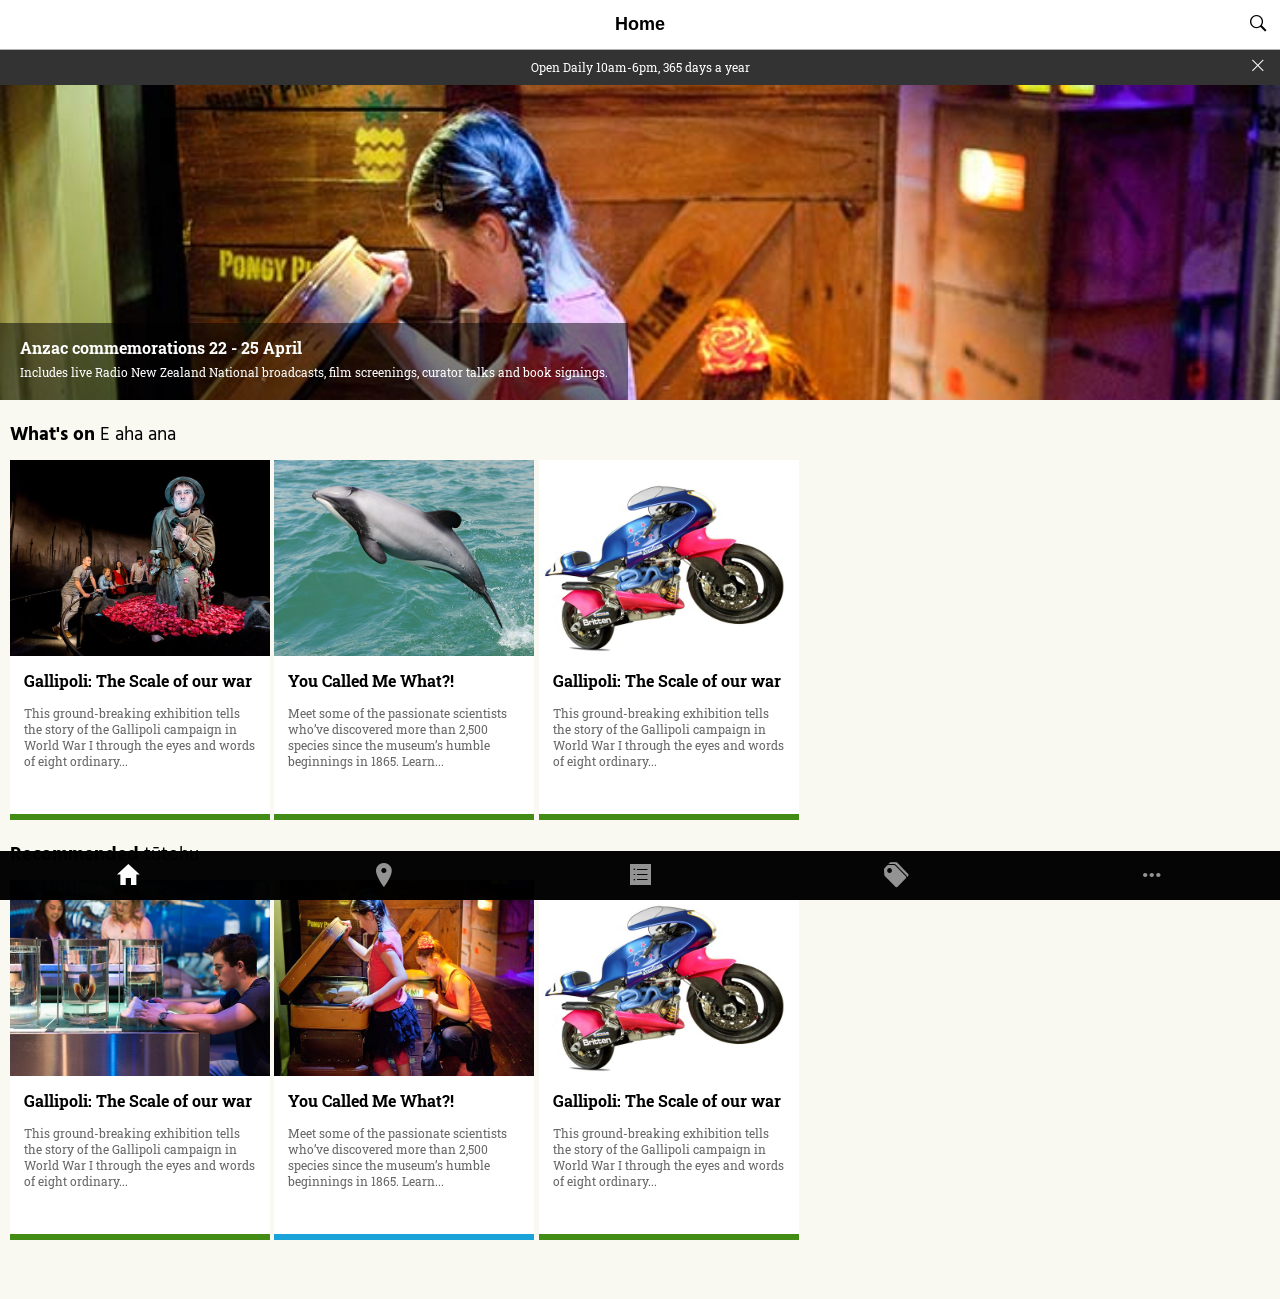
<file: index.html>
<!DOCTYPE html>
<html lang="en-US">
<head>
    <title>Page Title</title>
    <meta name="keywords" content="Web, Project, Keywords">
    <meta name="description" content="Description of the page">
    <meta name="viewport" content="width=device-width, initial-scale=1.0">
     <!-- for ios 7 style, multi-resolution icon of 152x152 --> <meta name="apple-mobile-web-app-capable" content="yes"> <meta name="apple-mobile-web-app-status-barstyle" content="black-translucent"> <link rel="apple-touch-icon" href="icon-152.png"> <!-- for Chrome on Android, multi-resolution icon of 196x196 --> <meta name="mobile-web-app-capable" content="yes"> <link rel="shortcut icon" sizes="196x196" href="icon-196.png">
    <link rel="stylesheet" href="style/style.css">
    <link rel="stylesheet" href="style/ionicons.css">
    <link href='https://fonts.googleapis.com/css?family=Hind:400,700' rel='stylesheet' type='text/css'>
    <link href='https://fonts.googleapis.com/css?family=Roboto+Slab:400,700' rel='stylesheet' type='text/css'>
    <script src="js/jquery-2.2.0.js"></script>
    <script src="js/script.js"></script>
</head>

<body>
    <div id="fb-root"></div>
    
    <div class="actionBar">
        <h1>Home</h1>
        <div class="ion-ios-search-strong search"></div>
        <div class="ion-ios-close-empty close"></div>
    </div>    
    
    <div class="content">
        
        <div class="hideaway">
            <span class="ion-ios-close-empty hide"></span>
            <p>Open Daily 10am-6pm, 365 days a year</p>
        </div>
       
        <div class="feature">
            <div class="banner">
                <img src="images/children.jpg">
            </div>
            <div class="overlay">
                <h4>Anzac commemorations 22 - 25 April</h4>
                <p>Includes live Radio New Zealand National broadcasts, film screenings, curator talks and book signings.</p>
            </div>
        </div>
        
        <h3>What's on <span>E aha ana</span></h3>        
        <div class="row">
                <div class="item green">
                    
                    <div class="thumbnail">
                        <img src="images/gallipoli.jpg" alt="error">
                    </div>
                    <h4>Gallipoli: The Scale of our war</h4>
                    
                    <p>This ground-breaking exhibition tells the story of the Gallipoli campaign in World War I through the eyes and words of eight ordinary...</p>    
                </div>
            <div class="item green">
                
                <div class="thumbnail">
                    <img src="images/hectors.jpg" alt="error">
                </div>
                <h4>You Called Me What?! </h4>
                
                <p>Meet some of the passionate scientists who’ve discovered more than 2,500 species since the museum’s humble beginnings in 1865. Learn...</p>    
            </div>
            <div class="item green">
                <a href="index.html">
                <div class="thumbnail">
                    <img src="images/britten.jpg" alt="error">
                </div>
                <h4>Gallipoli: The Scale of our war</h4>
                </a>
                <p>This ground-breaking exhibition tells the story of the Gallipoli campaign in World War I through the eyes and words of eight ordinary...</p>    
            </div>
        </div>
        
        <h3>Recommended <span>tūtohu</span></h3>        
        <div class="row">
                <div class="item green">
                    
                    <div class="thumbnail">
                        <img src="images/float.jpg" alt="error">
                    </div>
                    <h4>Gallipoli: The Scale of our war</h4>
                    
                    <p>This ground-breaking exhibition tells the story of the Gallipoli campaign in World War I through the eyes and words of eight ordinary...</p>    
                </div>
            <div class="item blue">
                <a href="index.html">
                <div class="thumbnail">
                    <img src="images/children.jpg" alt="error">
                </div>
                <h4>You Called Me What?! </h4>
                </a>
                <p>Meet some of the passionate scientists who’ve discovered more than 2,500 species since the museum’s humble beginnings in 1865. Learn...</p>    
            </div>
            <div class="item green">
                <a href="index.html">
                <div class="thumbnail">
                    <img src="images/britten.jpg" alt="error">
                </div>
                <h4>Gallipoli: The Scale of our war</h4>
                </a>
                <p>This ground-breaking exhibition tells the story of the Gallipoli campaign in World War I through the eyes and words of eight ordinary...</p>    
            </div>
        </div>        
        

        
    </div>
    
            <div class="pop">
            
            <div class="banner">
                <img src="images/gallipoli.jpg">
            </div>
            
            <div class="shareIcons">
                <a href="https://www.facebook.com/sharer/sharer.php?u=http%3A//collections.tepapa.govt.nz/Object/1059828" class="ion-social-facebook fb" target="_blank"></a>
                <a href="" class="ion-social-twitter twitter"></a>
                <a href="" class="ion-plus-round plus"></a>
            </div>    
                
            <div class="border"></div>
            
            <div class="popContent">
                <h3>Gallipoli: The Scale of our war<a href="" class="ion-link link"></a><br><span>Gallipoli : te Tauine o to tatou whawhai</span></h3>
                
                <h4>Te Papa has joined forces with Weta Workshop to create an exhibition like no other.</h4>
                
            </div>    
            
            <div class="border"></div>
            
            <div class="popContent">
            
                <ul>
                    <li>When<br><span>Long Term Exhibition</span></li>
                    <li>Where<br><span>Level 2</span></li>
                    <li>Cost<br><span>Free Entry</span></li>
                    <li>Type<br><span>Nature and Science</span></li>
                </ul>
                
            </div>    
                
            <div class="border"></div>    
            
            <div class="popContent">
            
                <p>This ground-breaking exhibition tells the story of the Gallipoli campaign in World War I through the eyes and words of eight ordinary New Zealanders who found themselves in extraordinary circumstances.

    Each is captured frozen in a moment of time on a monumental scale – 2.4 times human size. The large-scale sculptures took a staggering 24,000 hours to create, and countless hours were spent researching their rich histories.

    Cutting-edge technology was used to create 3-D maps, projections, miniatures, models, dioramas, and interactive experiences to bring this story to life.

    In total, 2,779 Kiwis lost their lives on Gallipoli, and many others were scarred for ever. Gallipoli: The scale of our war takes you to the core of this defining event.</p>
            
            </div>
            
        </div>
    
    <div class="nav">
        <ul>
            <a href="index.html"><span><li class="ion-android-home"></li></span></a>
            <a href="map.html"><li class="ion-ios-location"></li></a>
            <a href="collection.html"><li class="ion-ios-list"></li></a>
            <a href="tickets.html"><li class="ion-pricetags"></li></a>
            <a href="more.html"><li class="ion-android-more-horizontal"></li></a>
        </ul>
    </div>    
    
</body>

</html>
</file>
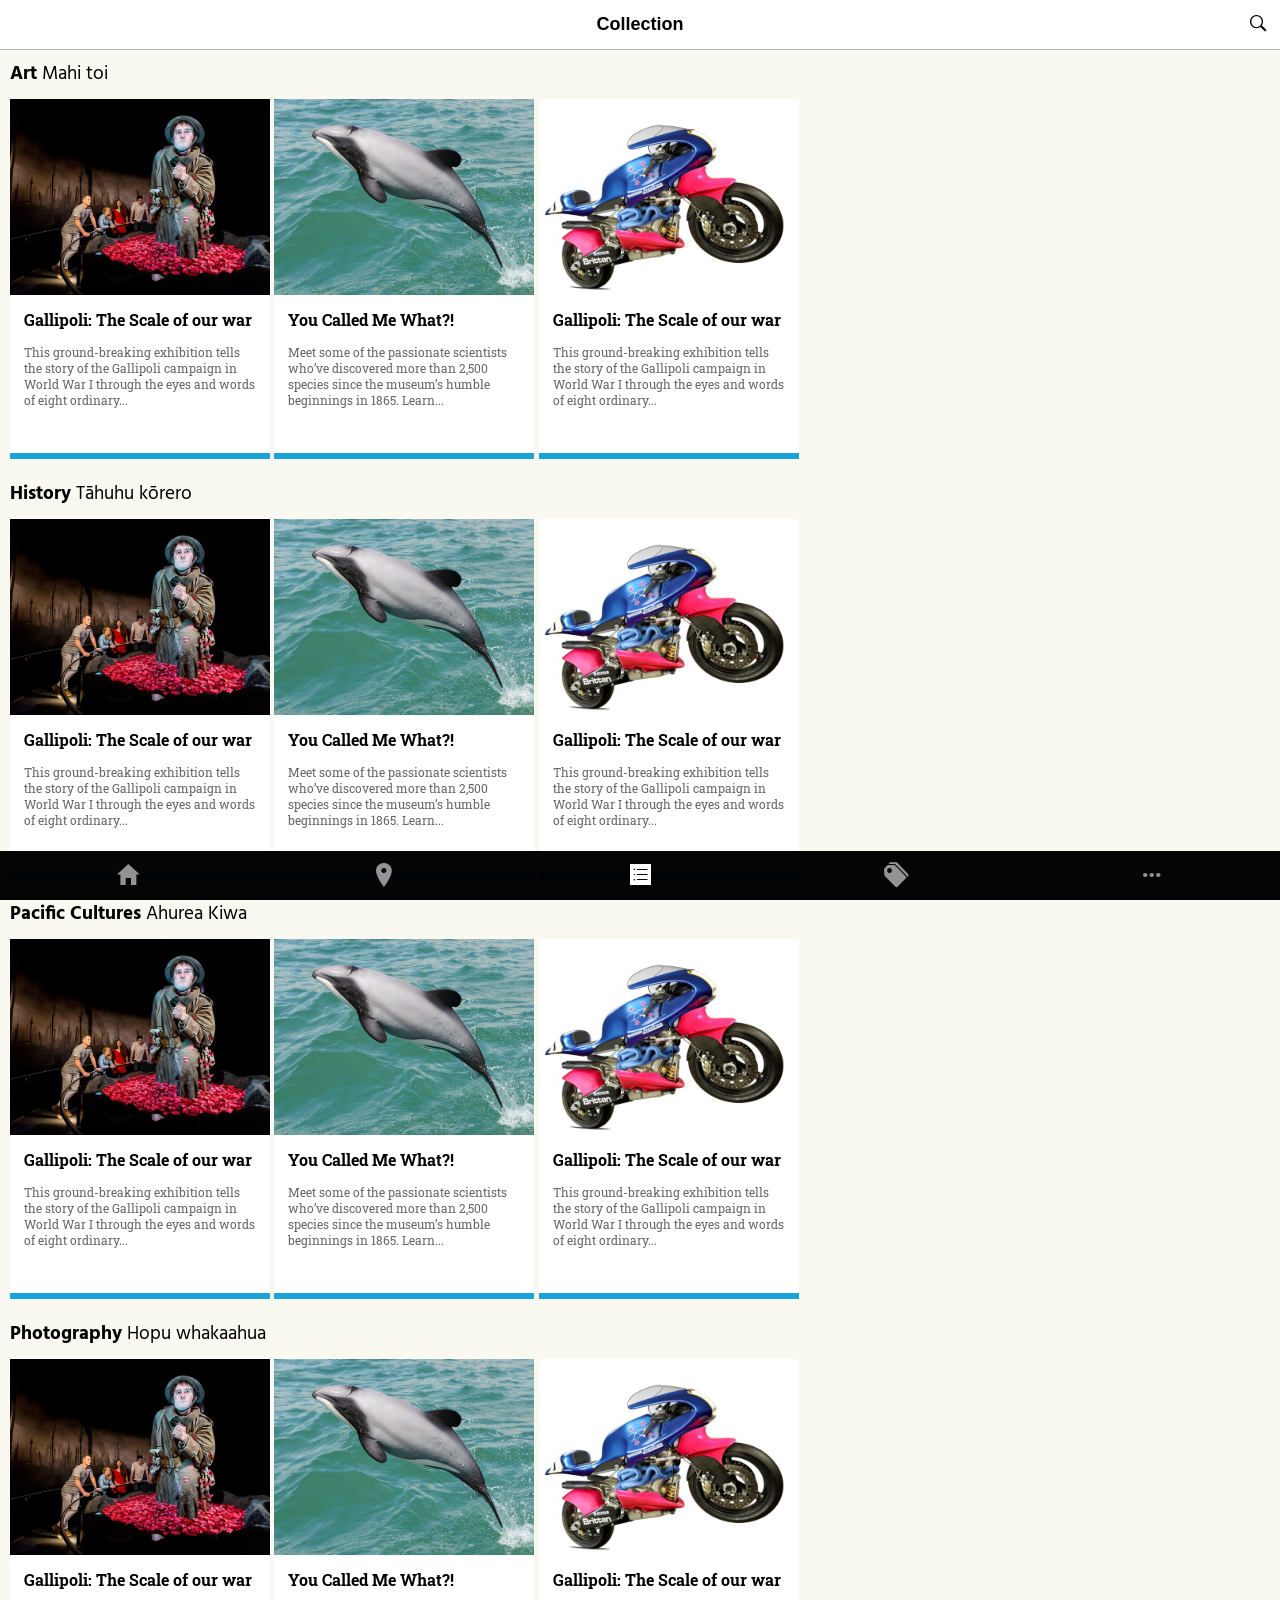
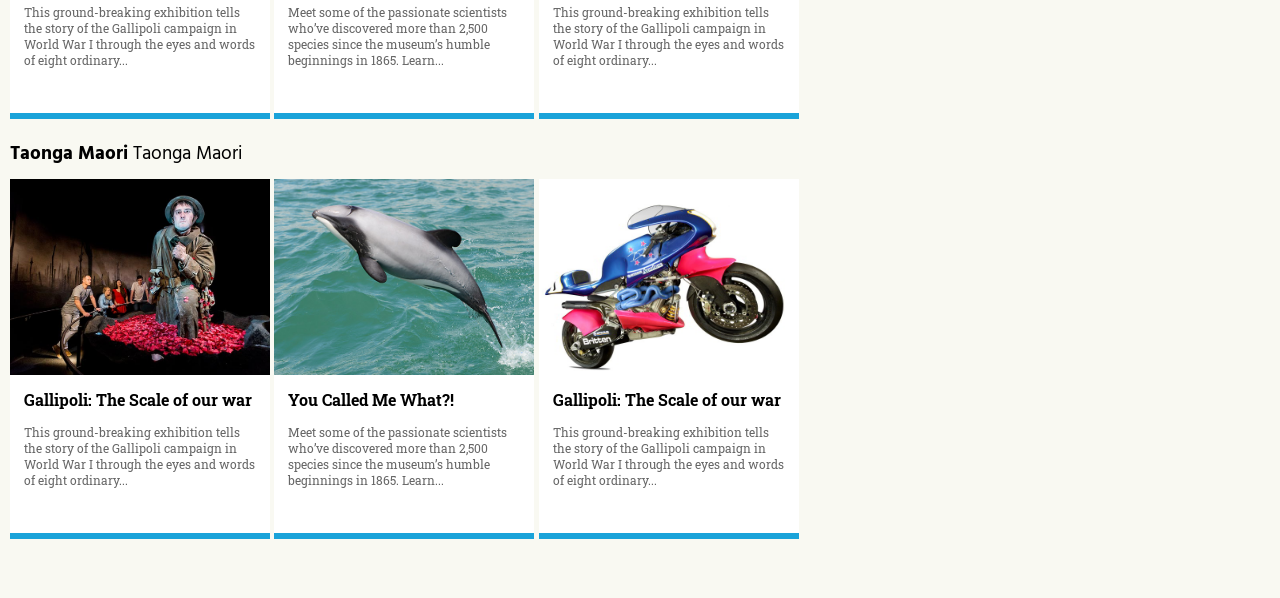
<file: collection.html>
<!DOCTYPE html>
<html lang="en-US">
<head>
    <title>Page Title</title>
    <meta name="keywords" content="Web, Project, Keywords">
    <meta name="description" content="Description of the page">
    <meta name="viewport" content="width=device-width, initial-scale=1.0">
    <link rel="stylesheet" href="style/style.css">
    <link rel="stylesheet" href="style/ionicons.css">
    <link href='https://fonts.googleapis.com/css?family=Hind:400,700' rel='stylesheet' type='text/css'>
    <link href='https://fonts.googleapis.com/css?family=Roboto+Slab:400,700' rel='stylesheet' type='text/css'>
    <script src="js/jquery-2.2.0.js"></script>
    <script src="js/script.js"></script>
</head>

<body>

    <div class="actionBar">
        <h1>Collection</h1>
        <div class="ion-ios-search-strong search"></div>
        <div class="ion-ios-close-empty close"></div>
    </div>    
    
    <div class="content">
        
                <h3>Art <span>Mahi toi</span></h3>        
        <div class="row">
                <div class="item blue">
                    <a href="index.html">
                    <div class="thumbnail">
                        <img src="images/gallipoli.jpg" alt="error">
                    </div>
                    <h4>Gallipoli: The Scale of our war</h4>
                    </a>
                    <p>This ground-breaking exhibition tells the story of the Gallipoli campaign in World War I through the eyes and words of eight ordinary...</p>    
                </div>
            <div class="item blue">
                <a href="index.html">
                <div class="thumbnail">
                    <img src="images/hectors.jpg" alt="error">
                </div>
                <h4>You Called Me What?! </h4>
                </a>
                <p>Meet some of the passionate scientists who’ve discovered more than 2,500 species since the museum’s humble beginnings in 1865. Learn...</p>    
            </div>
            <div class="item blue">
                <a href="index.html">
                <div class="thumbnail">
                    <img src="images/britten.jpg" alt="error">
                </div>
                <h4>Gallipoli: The Scale of our war</h4>
                </a>
                <p>This ground-breaking exhibition tells the story of the Gallipoli campaign in World War I through the eyes and words of eight ordinary...</p>    
            </div>
        </div>

                <h3>History <span>Tāhuhu kōrero</span></h3>        
        <div class="row">
                <div class="item blue">
                    <a href="index.html">
                    <div class="thumbnail">
                        <img src="images/gallipoli.jpg" alt="error">
                    </div>
                    <h4>Gallipoli: The Scale of our war</h4>
                    </a>
                    <p>This ground-breaking exhibition tells the story of the Gallipoli campaign in World War I through the eyes and words of eight ordinary...</p>    
                </div>
            <div class="item blue">
                <a href="index.html">
                <div class="thumbnail">
                    <img src="images/hectors.jpg" alt="error">
                </div>
                <h4>You Called Me What?! </h4>
                </a>
                <p>Meet some of the passionate scientists who’ve discovered more than 2,500 species since the museum’s humble beginnings in 1865. Learn...</p>    
            </div>
            <div class="item blue">
                <a href="index.html">
                <div class="thumbnail">
                    <img src="images/britten.jpg" alt="error">
                </div>
                <h4>Gallipoli: The Scale of our war</h4>
                </a>
                <p>This ground-breaking exhibition tells the story of the Gallipoli campaign in World War I through the eyes and words of eight ordinary...</p>    
            </div>
        </div>
        
                <h3>Pacific Cultures <span>Ahurea Kiwa</span></h3>        
        <div class="row">
                <div class="item blue">
                    <a href="index.html">
                    <div class="thumbnail">
                        <img src="images/gallipoli.jpg" alt="error">
                    </div>
                    <h4>Gallipoli: The Scale of our war</h4>
                    </a>
                    <p>This ground-breaking exhibition tells the story of the Gallipoli campaign in World War I through the eyes and words of eight ordinary...</p>    
                </div>
            <div class="item blue">
                <a href="index.html">
                <div class="thumbnail">
                    <img src="images/hectors.jpg" alt="error">
                </div>
                <h4>You Called Me What?! </h4>
                </a>
                <p>Meet some of the passionate scientists who’ve discovered more than 2,500 species since the museum’s humble beginnings in 1865. Learn...</p>    
            </div>
            <div class="item blue">
                <a href="index.html">
                <div class="thumbnail">
                    <img src="images/britten.jpg" alt="error">
                </div>
                <h4>Gallipoli: The Scale of our war</h4>
                </a>
                <p>This ground-breaking exhibition tells the story of the Gallipoli campaign in World War I through the eyes and words of eight ordinary...</p>    
            </div>
        </div>        

                <h3>Photography <span>Hopu whakaahua</span></h3>        
        <div class="row">
                <div class="item blue">
                    <a href="index.html">
                    <div class="thumbnail">
                        <img src="images/gallipoli.jpg" alt="error">
                    </div>
                    <h4>Gallipoli: The Scale of our war</h4>
                    </a>
                    <p>This ground-breaking exhibition tells the story of the Gallipoli campaign in World War I through the eyes and words of eight ordinary...</p>    
                </div>
            <div class="item blue">
                <a href="index.html">
                <div class="thumbnail">
                    <img src="images/hectors.jpg" alt="error">
                </div>
                <h4>You Called Me What?! </h4>
                </a>
                <p>Meet some of the passionate scientists who’ve discovered more than 2,500 species since the museum’s humble beginnings in 1865. Learn...</p>    
            </div>
            <div class="item blue">
                <a href="index.html">
                <div class="thumbnail">
                    <img src="images/britten.jpg" alt="error">
                </div>
                <h4>Gallipoli: The Scale of our war</h4>
                </a>
                <p>This ground-breaking exhibition tells the story of the Gallipoli campaign in World War I through the eyes and words of eight ordinary...</p>    
            </div>
        </div>        

                <h3>Taonga Maori <span>Taonga Maori</span></h3>        
        <div class="row">
                <div class="item blue">
                    <a href="index.html">
                    <div class="thumbnail">
                        <img src="images/gallipoli.jpg" alt="error">
                    </div>
                    <h4>Gallipoli: The Scale of our war</h4>
                    </a>
                    <p>This ground-breaking exhibition tells the story of the Gallipoli campaign in World War I through the eyes and words of eight ordinary...</p>    
                </div>
            <div class="item blue">
                <a href="index.html">
                <div class="thumbnail">
                    <img src="images/hectors.jpg" alt="error">
                </div>
                <h4>You Called Me What?! </h4>
                </a>
                <p>Meet some of the passionate scientists who’ve discovered more than 2,500 species since the museum’s humble beginnings in 1865. Learn...</p>    
            </div>
            <div class="item blue">
                <a href="index.html">
                <div class="thumbnail">
                    <img src="images/britten.jpg" alt="error">
                </div>
                <h4>Gallipoli: The Scale of our war</h4>
                </a>
                <p>This ground-breaking exhibition tells the story of the Gallipoli campaign in World War I through the eyes and words of eight ordinary...</p>    
            </div>
        </div>          
        
        
    </div>

            <div class="pop">
            
            <div class="banner">
                <img src="images/gallipoli.jpg">
            </div>
            
            <div class="border"></div>
            
            <div class="popContent">
                <h3>Gallipoli: The Scale of our war<br><span>Gallipoli : te Tauine o to tatou whawhai</span></h3>
                
                <h4>Te Papa has joined forces with Weta Workshop to create an exhibition like no other.</h4>
                
            </div>    
            
            <div class="border"></div>
            
            <div class="popContent">
            
                <p>This ground-breaking exhibition tells the story of the Gallipoli campaign in World War I through the eyes and words of eight ordinary New Zealanders who found themselves in extraordinary circumstances.

    Each is captured frozen in a moment of time on a monumental scale – 2.4 times human size. The large-scale sculptures took a staggering 24,000 hours to create, and countless hours were spent researching their rich histories.

    Cutting-edge technology was used to create 3-D maps, projections, miniatures, models, dioramas, and interactive experiences to bring this story to life.

    In total, 2,779 Kiwis lost their lives on Gallipoli, and many others were scarred for ever. Gallipoli: The scale of our war takes you to the core of this defining event.</p>
            
            </div>
            
        </div>
    
    
    <div class="nav">
        <ul>
            <a href="index.html"><li class="ion-android-home"></li></a>
            <a href="map.html"><li class="ion-ios-location"></li></a>
            <a href="collection.html"><span><li class="ion-ios-list"></li></span></a>
            <a href="tickets.html"><li class="ion-pricetags"></li></a>
            <a href="more.html"><li class="ion-android-more-horizontal"></li></a>
        </ul>
    </div>    
    
</body>

</html>
</file>
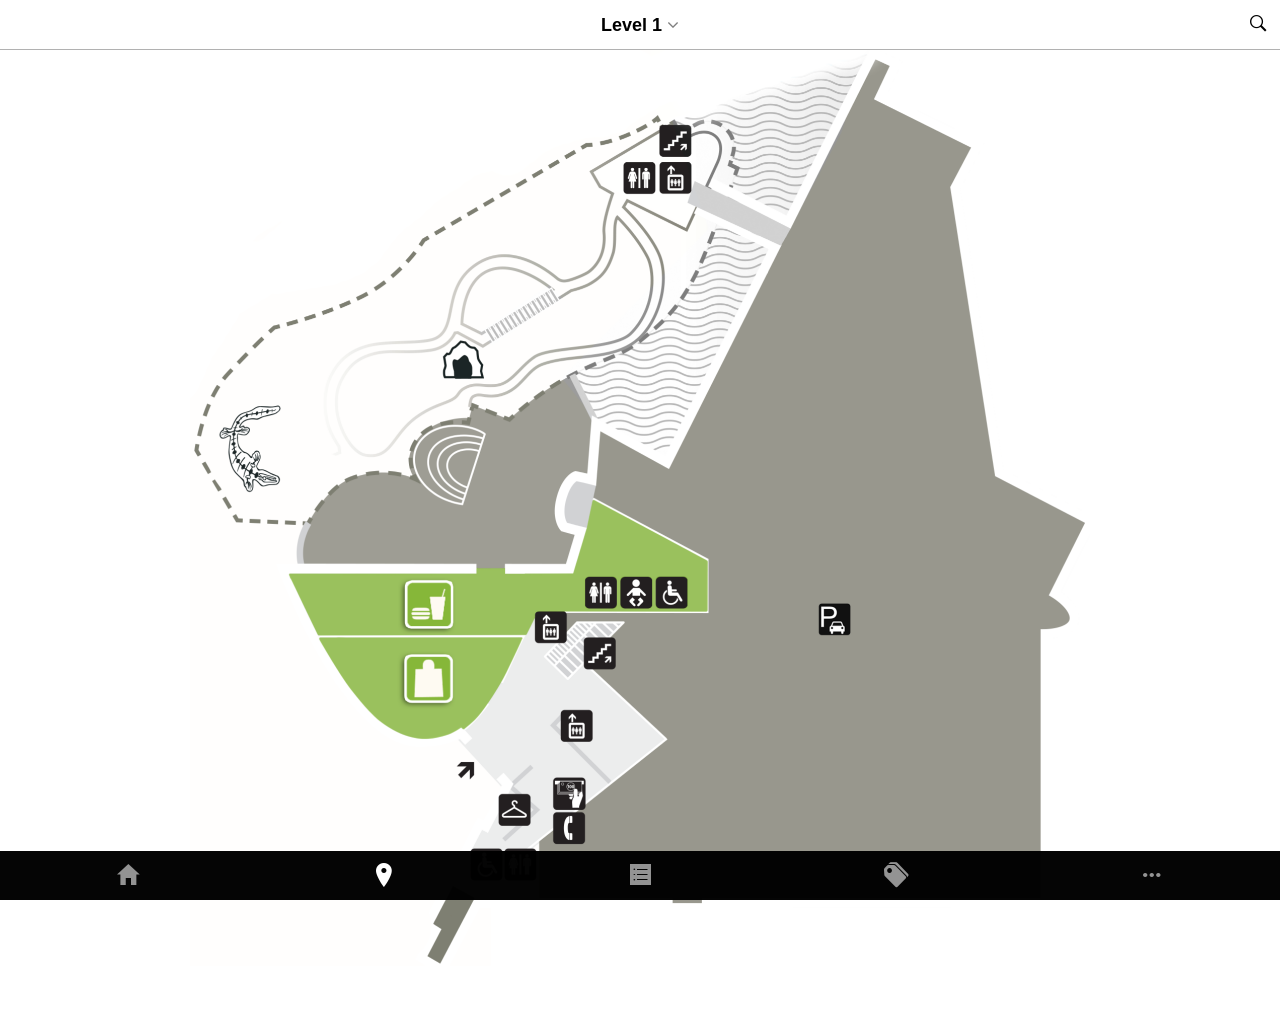
<file: map.html>
<!DOCTYPE html>
<html lang="en-US">
<head>
    <title>Te Papa Map</title>

    <meta charset="utf-8">
    <meta name="keywords" content="Web, Project, Keywords">
    <meta name="description" content="Description of the page">
    <meta name="viewport" content="width=device-width, initial-scale=1.0">

    <link rel="stylesheet" href="style/ionicons.css">
    <link rel="stylesheet" href="https://maxcdn.bootstrapcdn.com/font-awesome/4.6.1/css/font-awesome.min.css">
    <link href='https://fonts.googleapis.com/css?family=Hind:400,700' rel='stylesheet' type='text/css'>
    <link href='https://fonts.googleapis.com/css?family=Roboto+Slab:400,700' rel='stylesheet' type='text/css'>
    <link href='https://fonts.googleapis.com/css?family=Roboto+Condensed' rel='stylesheet' type='text/css'>    
    <link rel="stylesheet" href="style/style.css">
    <link rel="stylesheet" href="style/maps.css">
    <link rel="stylesheet" href="style/jquery-jvectormap-2.0.3.css">

    <script src="js/jquery-2.2.0.js"></script>
    <script src="https://cdnjs.cloudflare.com/ajax/libs/twitter-bootstrap/3.3.6/js/bootstrap.min.js"></script>
    <script src="js/jquery.panzoom.js"></script>
    <script src="js/script.js"></script>
    <script src="js/maps.js"></script>
    <script>
       $.ajax({
        type: 'get',
        dataType: 'jsonp',
        url: 'https://mddn352-project-2.firebaseio.com/rest/maps.json',
        success: function(data) {
          $('#level1-map').attr('src', data.level1);
          $('#level2-map').attr('src', data.level2);
          $('#level3-map').attr('src', data.level3);
          $('#level4-map').attr('src', data.level4);
          $('#level5-map').attr('src', data.level5);
          $('#level6-map').attr('src', data.level6);
        }
      });
    </script>
</head>

<body>

    <div class="actionBar">
      <h1>Level 1 <i class="fa fa-angle-down" aria-hidden="true"></i></h1>
      <nav id="nav-dropdown">
        <div class="nav-link nav-link-active"><a href="maps/level1.html">Level 1</a></div>
        <div class="nav-link"><a href="maps/level2.html">Level 2</a></div>
        <div class="nav-link"><a href="maps/level3.html">Level 3</a></div>
        <div class="nav-link"><a href="maps/level4.html">Level 4</a></div>
        <div class="nav-link"><a href="maps/level5.html">Level 5</a></div>
        <div class="nav-link"><a href="maps/level6.html">Level 6</a></div>
      </a>
      <div class="ion-ios-search-strong search"></div>
    </div>

    <div class="page-overlay"></div>

    <div class="content">

      <center>
        <section id="l1-m">
          <div class="parent">
            <div class="panzoom">
              <img src="images/maps/level_1_map.png" height="917" width="900" usemap="#level1-map">
              <map name="level1-map" id="level1">
                <area shape="rect" name="level1-cafe" coords="214,530,264,580" href="#level1-cafe" alt="cafe" title="Level 1 Cafe"/>
                <area shape="rect" name="level1-store" coords="213,604,263,654" href="#level1-store" alt="store" title="Level 1 Store"/>
              </map>
            </div>
          </div>
        </section>
      </center>

      <div id="overlay"></div>
      <div id="level1-popup-cafe" class="popup">
        <div align="right"><i class="fa fa-close" aria-hidden="true"></i></div>
          <center><img src="images/cafe_img.jpg"></center>
          <h3><b><font color="#78A334">█ Cafe</font></b> <span style="font-weight: 400; font-size: 17px;">Ngā kawhē</span></h3>
          <p align="justify">Our ground-floor cafe offers great breakfasts, brunches, lunches, and fresh snacks.
          Gluten-free and vegetarian options are available. Drinks include espresso coffee, herbal teas, wine, and beer.</p>
          <p align="justify">Our kids’ play area will entertain your little ones while you rest your feet. A parents’ room is also available.</p>
          <p align="right"><a href="https://www.tepapa.govt.nz/sites/default/files/te.papa_.cafe-all-day.menu_.pdf" target="blank">View menu</a> <i class="fa fa-external-link" aria-hidden="true"></i></p>
      </div>

      <div id="level1-popup-store" class="popup">
        <div align="right"><i class="fa fa-close" aria-hidden="true"></i></div>
          <center><img src="images/store_img.jpg"></center>
          <p><h3><b><font color="#78A334">█ Store</font></b> <span style="font-weight: 400; font-size: 17px;">Ngā toa</span></h3></p>
          <p align="justify">You’ll find quality gifts and souvenirs unique to New Zealand at our ground-floor store.
            Choose from New Zealand–made jewellery and crafts, books by our country’s leading authors, works from Aotearoa’s finest artists, and much more.</p>
          <p align="right"><a href="http://www.tepapastore.co.nz/" target="blank">View online catalogue</a> <i class="fa fa-external-link" aria-hidden="true"></i></p>
      </div>

    </div>

    <div class="nav">
        <ul>
            <a href="index.html"><li class="ion-android-home"></li></a>
            <a href="map.html"><span><li class="ion-ios-location"></li></span></a>
            <a href="collection.html"><li class="ion-ios-list"></li></a>
            <a href="tickets.html"><li class="ion-pricetags"></li></a>
            <a href="more.html"><li class="ion-android-more-horizontal"></li></a>
        </ul>
    </div>

</body>

</html>
</file>
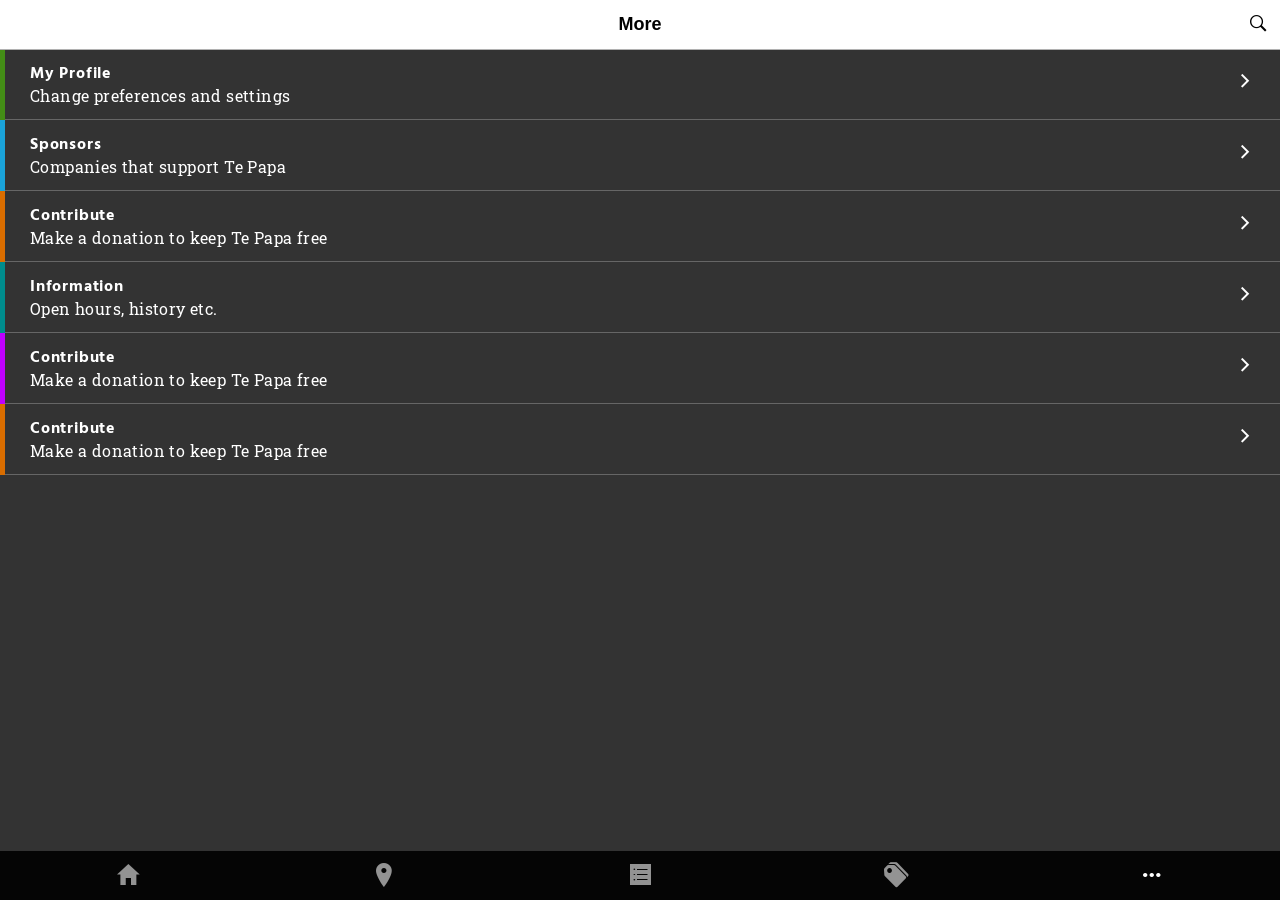
<file: more.html>
<!DOCTYPE html>
<html lang="en-US">
<head>
    <title>Page Title</title>
    <meta name="keywords" content="Web, Project, Keywords">
    <meta name="description" content="Description of the page">
    <meta name="viewport" content="width=device-width, initial-scale=1.0">
    <link rel="stylesheet" href="style/style.css">
    <link rel="stylesheet" href="style/ionicons.css">
    <link href='https://fonts.googleapis.com/css?family=Hind:400,700' rel='stylesheet' type='text/css'>
    <link href='https://fonts.googleapis.com/css?family=Roboto+Slab:400,700' rel='stylesheet' type='text/css'>
    <script src="js/jquery-2.2.0.js"></script>
    <script src="js/script.js"></script>
</head>

<body>

    <div class="actionBar">
        <h1>More</h1>
        <div class="ion-ios-search-strong search"></div>
    </div>    
    
    <div class="content">
        
        <div class="moreList">
        <ul>
            <li>
                <div class="tab green"></div>
                <span class="text">
                My Profile<br><span class="sub">Change preferences and settings</span>
                </span>
                <div class="ion-ios-arrow-forward arrow"></div>
                <div class="reveal">
                    <div class="image-cropper">
                        <img src="images/children.jpg" class="rounded" />
                    </div>
                    <div class="name">
                        <input type="text" class="type" placeholder="First name...">
                        <input type="text" class="type" placeholder="Last name...">
                    </div>
                </div>
            </li>
            
            <li>
                <div class="tab blue"></div>
                <span class="text">
                Sponsors<br><span class="sub">Companies that support Te Papa</span>
                </span>    
                <div class="ion-ios-arrow-forward arrow"></div>
                <div class="reveal">
                    some info <br>about <br> sponsors <br>,  some info <br>about <br> sponsors <br>,
                </div>
            </li>
            
            <li>
                <div class="tab orange"></div>
                <span class="text">
                Contribute<br><span class="sub">Make a donation to keep Te Papa free</span>
                </span>
                <div class="ion-ios-arrow-forward arrow"></div>
                <div class="reveal">
                    some info <br>about
                </div>
            </li>
            
            <li>
                <div class="tab turq"></div>
                <span class="text">
                Information<br><span class="sub">Open hours, history etc.</span>
                </span>
                <div class="ion-ios-arrow-forward arrow"></div>
            </li>
            
            <li>
                <div class="tab purple"></div>
                <span class="text">
                Contribute<br><span class="sub">Make a donation to keep Te Papa free</span>
                </span>
                <div class="ion-ios-arrow-forward arrow"></div>
            </li>
            
            <li>
                <div class="tab orange"></div>
                <span class="text">
                Contribute<br><span class="sub">Make a donation to keep Te Papa free</span>
                </span>
                <div class="ion-ios-arrow-forward arrow"></div>
            </li>
        </ul> 
        </div>
        
    </div>
    
    <div class="nav">
        <ul>
            <a href="index.html"><li class="ion-android-home"></li></a>
            <a href="map.html"><li class="ion-ios-location"></li></a>
            <a href="collection.html"><li class="ion-ios-list"></li></a>
            <a href="tickets.html"><li class="ion-pricetags"></li></a>
            <a href="more.html"><span><li class="ion-android-more-horizontal"></li></span></a>
        </ul>
    </div>    
    
</body>

</html>
</file>
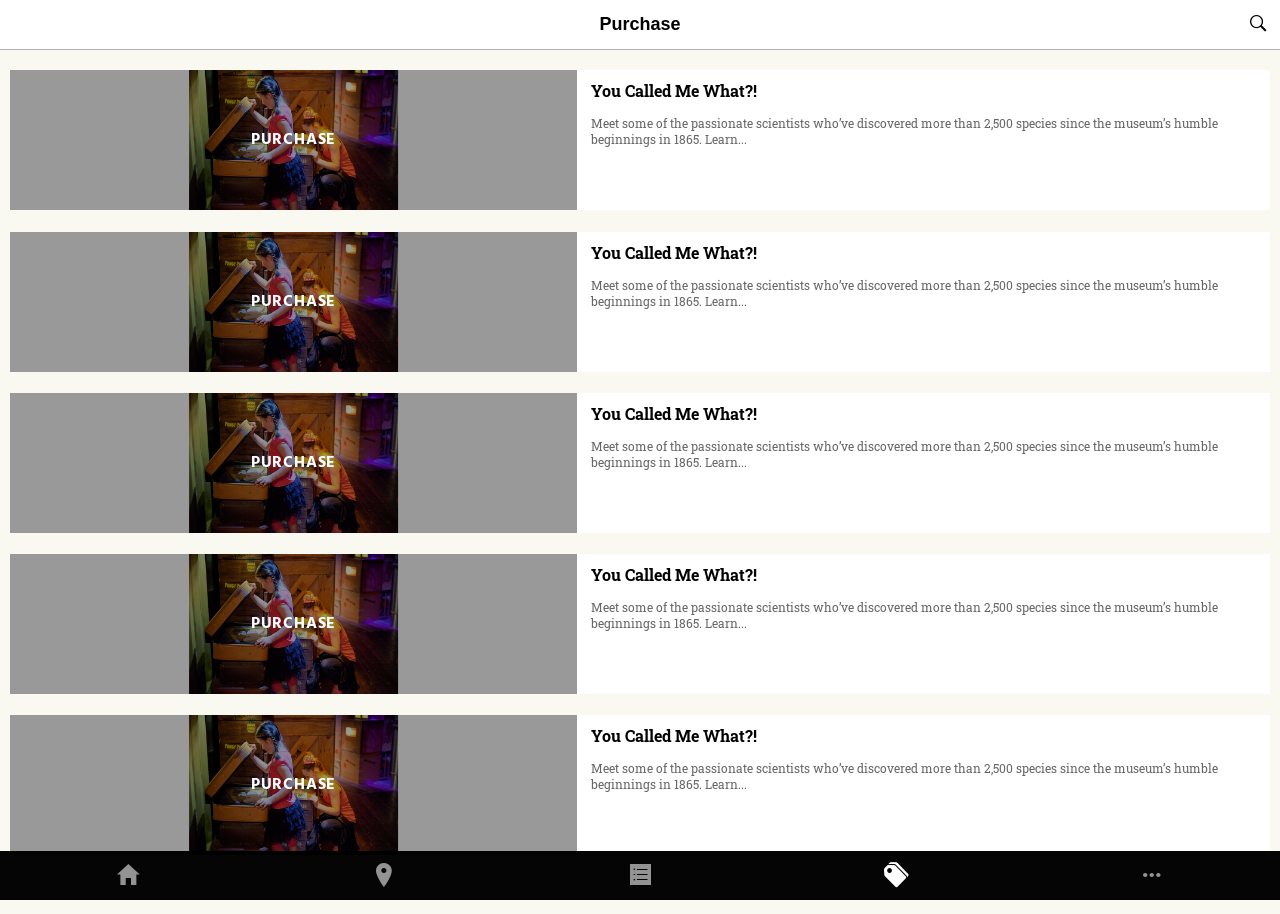
<file: tickets.html>
<!DOCTYPE html>
<html lang="en-US">
<head>
    <title>Page Title</title>
    <meta name="keywords" content="Web, Project, Keywords">
    <meta name="description" content="Description of the page">
    <meta name="viewport" content="width=device-width, initial-scale=1.0">
    <link rel="stylesheet" href="style/style.css">
    <link rel="stylesheet" href="style/ionicons.css">
    <link href='https://fonts.googleapis.com/css?family=Hind:400,700' rel='stylesheet' type='text/css'>
    <link href='https://fonts.googleapis.com/css?family=Roboto+Slab:400,700' rel='stylesheet' type='text/css'>
    <script src="js/jquery-2.2.0.js"></script>
    <script src="js/script.js"></script>
</head>

<body>

    <div class="actionBar">
        <h1>Purchase</h1>
        <div class="ion-ios-search-strong search"></div>
    </div>    
    
    <div class="content">
        
        <div class="list">
        <ul>
            
            <a href="index.html">
            <li>
                <div class="thumbnail">
                    <img src="images/children.jpg" alt="error">
                </div>
                <div class="purchase">Purchase</div>
                        <div class="text">
                            <h4>You Called Me What?! </h4>
                            <p>Meet some of the passionate scientists who’ve discovered more than 2,500 species since the museum’s humble beginnings in 1865. Learn...</p>
                        </div>
                
            </li>
            </a>
            
            <a href="index.html">
            <li>
                <div class="thumbnail">
                    <img src="images/children.jpg" alt="error">
                </div>
                <div class="purchase">Purchase</div>
                        <div class="text">
                            <h4>You Called Me What?! </h4>
                            <p>Meet some of the passionate scientists who’ve discovered more than 2,500 species since the museum’s humble beginnings in 1865. Learn...</p>
                        </div>
                
            </li>
            </a>
            
            <a href="index.html">
            <li>
                <div class="thumbnail">
                    <img src="images/children.jpg" alt="error">
                </div>
                <div class="purchase">Purchase</div>
                        <div class="text">
                            <h4>You Called Me What?! </h4>
                            <p>Meet some of the passionate scientists who’ve discovered more than 2,500 species since the museum’s humble beginnings in 1865. Learn...</p>
                        </div>
                
            </li>
            </a>
            
            <a href="index.html">
            <li>
                <div class="thumbnail">
                    <img src="images/children.jpg" alt="error">
                </div>
                <div class="purchase">Purchase</div>
                        <div class="text">
                            <h4>You Called Me What?! </h4>
                            <p>Meet some of the passionate scientists who’ve discovered more than 2,500 species since the museum’s humble beginnings in 1865. Learn...</p>
                        </div>
                
            </li>
            </a>
            
            <a href="index.html">
            <li>
                <div class="thumbnail">
                    <img src="images/children.jpg" alt="error">
                </div>
                <div class="purchase">Purchase</div>
                        <div class="text">
                            <h4>You Called Me What?! </h4>
                            <p>Meet some of the passionate scientists who’ve discovered more than 2,500 species since the museum’s humble beginnings in 1865. Learn...</p>
                        </div>
                
            </li>
            </a>
            
            
        </ul>
        </div>
        
        
    </div>
    
    <div class="nav">
        <ul>
            <a href="index.html"><li class="ion-android-home"></li></a>
            <a href="map.html"><li class="ion-ios-location"></li></a>
            <a href="collection.html"><li class="ion-ios-list"></li></a>
            <a href="tickets.html"><span><li class="ion-pricetags"></li></span></a>
            <a href="more.html"><li class="ion-android-more-horizontal"></li></a>
        </ul>
    </div>    
    
</body>

</html>
</file>
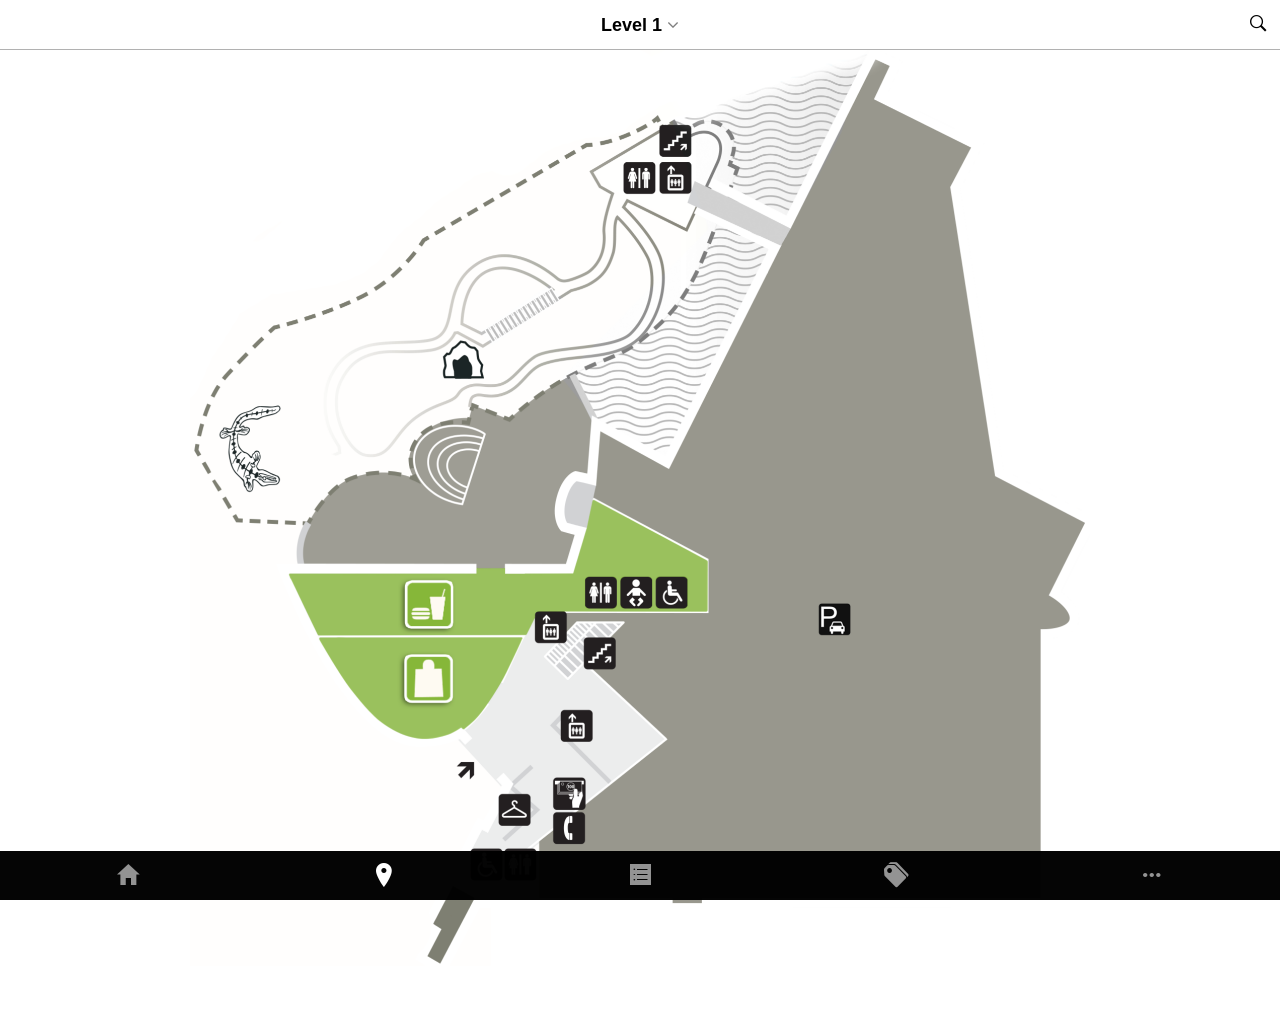
<file: maps/level1.html>
<!DOCTYPE html>
<html lang="en-US">
<head>
    <title>Te Papa Map</title>

    <meta charset="utf-8">
    <meta name="keywords" content="Web, Project, Keywords">
    <meta name="description" content="Description of the page">
    <meta name="viewport" content="width=device-width, initial-scale=1.0">

    <link rel="stylesheet" href="../style/ionicons.css">
    <link rel="stylesheet" href="https://maxcdn.bootstrapcdn.com/font-awesome/4.6.1/css/font-awesome.min.css">
    <link href='https://fonts.googleapis.com/css?family=Hind:400,700' rel='stylesheet' type='text/css'>
    <link href='https://fonts.googleapis.com/css?family=Roboto+Slab:400,700' rel='stylesheet' type='text/css'>
    <link href='https://fonts.googleapis.com/css?family=Roboto+Condensed' rel='stylesheet' type='text/css'>
    <link rel="stylesheet" href="../style/style.css">
    <link rel="stylesheet" href="../style/maps.css">

    <script src="../js/jquery-2.2.0.js"></script>
    <script src="https://cdnjs.cloudflare.com/ajax/libs/twitter-bootstrap/3.3.6/js/bootstrap.min.js"></script>
    <script src="../js/jquery.panzoom.js"></script>
    <script src="../js/script.js"></script>
    <script src="../js/maps.js"></script>
</head>

<body>

    <div class="actionBar">
      <h1>Level 1 <i class="fa fa-angle-down" aria-hidden="true"></i></h1>
      <nav id="nav-dropdown">
        <div class="nav-link nav-link-active"><a href="level1.html">Level 1</a></div>
        <div class="nav-link"><a href="level2.html">Level 2</a></div>
        <div class="nav-link"><a href="level3.html">Level 3</a></div>
        <div class="nav-link"><a href="level4.html">Level 4</a></div>
        <div class="nav-link"><a href="level5.html">Level 5</a></div>
        <div class="nav-link"><a href="level6.html">Level 6</a></div>
      </a>
      <div class="ion-ios-search-strong search"></div>
    </div>

    <div class="page-overlay"></div>

    <div class="content">

      <center>
        <section id="l1-m">
          <div class="parent">
            <div class="panzoom">
              <img src="../images/maps/level_1_map.png" height="917" width="900" usemap="#level1-map">
              <map name="level1-map" id="level1">
                <area shape="rect" name="level1-cafe" coords="214,530,264,580" href="#level1-cafe" alt="cafe" title="Level 1 Cafe"/>
                <area shape="rect" name="level1-store" coords="213,604,263,654" href="#level1-store" alt="store" title="Level 1 Store"/>
              </map>
            </div>
          </div>
        </section>
      </center>

      <div id="overlay"></div>
      <div id="level1-popup-cafe" class="popup">
        <div align="right"><i class="fa fa-close" aria-hidden="true"></i></div>
          <center><img src="../images/cafe_img.jpg"></center>
          <h3><b><font color="#78A334">█ Cafe</font></b> <span style="font-weight: 400; font-size: 17px;">Ngā kawhē</span></h3>
          <p align="justify">Our ground-floor cafe offers great breakfasts, brunches, lunches, and fresh snacks.
          Gluten-free and vegetarian options are available. Drinks include espresso coffee, herbal teas, wine, and beer.</p>
          <p align="justify">Our kids’ play area will entertain your little ones while you rest your feet. A parents’ room is also available.</p>
          <p align="right"><a href="https://www.tepapa.govt.nz/sites/default/files/te.papa_.cafe-all-day.menu_.pdf" target="blank">View menu</a> <i class="fa fa-external-link" aria-hidden="true"></i></p>
      </div>

      <div id="level1-popup-store" class="popup">
        <div align="right"><i class="fa fa-close" aria-hidden="true"></i></div>
          <center><img src="../images/store_img.jpg"></center>
          <p><h3><b><font color="#78A334">█ Store</font></b> <span style="font-weight: 400; font-size: 17px;">Ngā toa</span></h3></p>
          <p align="justify">You’ll find quality gifts and souvenirs unique to New Zealand at our ground-floor store.
            Choose from New Zealand–made jewellery and crafts, books by our country’s leading authors, works from Aotearoa’s finest artists, and much more.</p>
          <p align="right"><a href="http://www.tepapastore.co.nz/" target="blank">View online catalogue</a> <i class="fa fa-external-link" aria-hidden="true"></i></p>
      </div>

    </div>

    <div class="nav">
        <ul>
            <a href="../index.html"><li class="ion-android-home"></li></a>
            <a href="../map.html"><span><li class="ion-ios-location"></li></span></a>
            <a href="../collection.html"><li class="ion-ios-list"></li></a>
            <a href="../tickets.html"><li class="ion-pricetags"></li></a>
            <a href="../more.html"><li class="ion-android-more-horizontal"></li></a>
        </ul>
    </div>

</body>

</html>
</file>
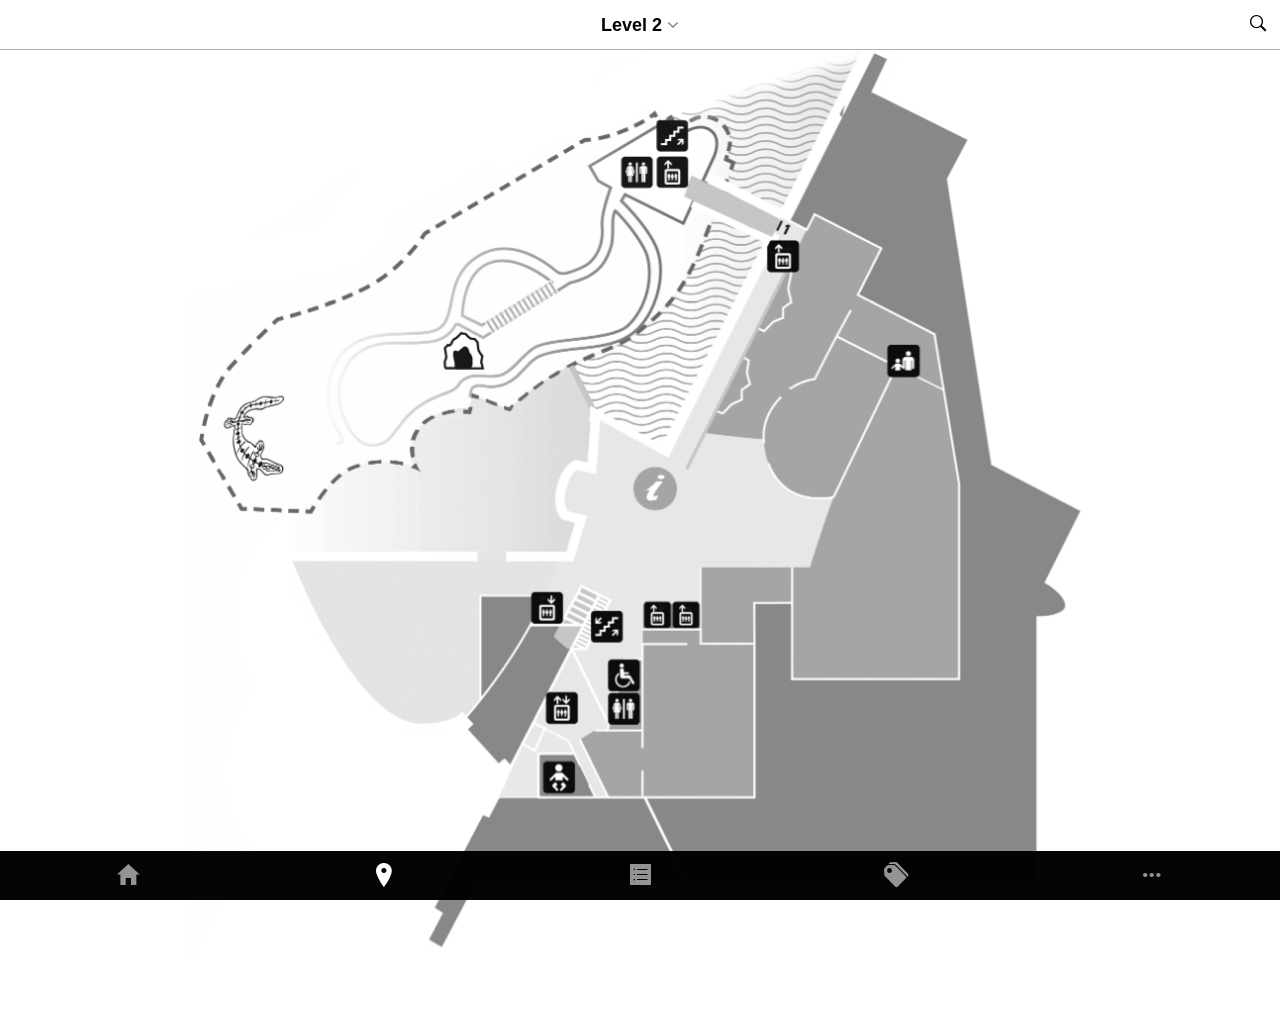
<file: maps/level2.html>
<!DOCTYPE html>
<html lang="en-US">
<head>
    <title>Te Papa Map</title>

    <meta name="keywords" content="Web, Project, Keywords">
    <meta name="description" content="Description of the page">
    <meta name="viewport" content="width=device-width, initial-scale=1.0">

    <link rel="stylesheet" href="../style/ionicons.css">
    <link rel="stylesheet" href="https://maxcdn.bootstrapcdn.com/font-awesome/4.6.1/css/font-awesome.min.css">
    <link href='https://fonts.googleapis.com/css?family=Hind:400,700' rel='stylesheet' type='text/css'>
    <link href='https://fonts.googleapis.com/css?family=Roboto+Slab:400,700' rel='stylesheet' type='text/css'>
    <link href='https://fonts.googleapis.com/css?family=Roboto+Condensed' rel='stylesheet' type='text/css'>
    <link rel="stylesheet" href="../style/style.css">
    <link rel="stylesheet" href="../style/maps.css">

    <script src="../js/jquery-2.2.0.js"></script>
    <script src="https://cdnjs.cloudflare.com/ajax/libs/twitter-bootstrap/3.3.6/js/bootstrap.min.js"></script>
    <script src="../js/jquery.panzoom.js"></script>
    <script src="../js/script.js"></script>
    <script src="../js/maps.js"></script>
</head>

<body>

    <div class="actionBar">
      <h1>Level 2 <i class="fa fa-angle-down" aria-hidden="true"></i></h1>
      <nav id="nav-dropdown">
        <div class="nav-link"><a href="level1.html">Level 1</a></div>
        <div class="nav-link nav-link-active"><a href="level2.html">Level 2</a></div>
        <div class="nav-link"><a href="level3.html">Level 3</a></div>
        <div class="nav-link"><a href="level4.html">Level 4</a></div>
        <div class="nav-link"><a href="level5.html">Level 5</a></div>
        <div class="nav-link"><a href="level6.html">Level 6</a></div>
      </a>
      <div class="ion-ios-search-strong search"></div>
    </div>

    <div class="page-overlay"></div>

    <div class="content">

      <center>
        <section id="l2-m">
          <div class="parent">
            <div class="panzoom">
              <img src="../images/maps/level_2_map.png" width="900" height="907" usemap="#level2-map">
            </div>
          </div>
        </section>
      </center>

    </div>

    <div class="nav">
        <ul>
            <a href="../index.html"><li class="ion-android-home"></li></a>
            <a href="../map.html"><span><li class="ion-ios-location"></li></span></a>
            <a href="../collection.html"><li class="ion-ios-list"></li></a>
            <a href="../tickets.html"><li class="ion-pricetags"></li></a>
            <a href="../more.html"><li class="ion-android-more-horizontal"></li></a>
        </ul>
    </div>

</body>

</html>
</file>
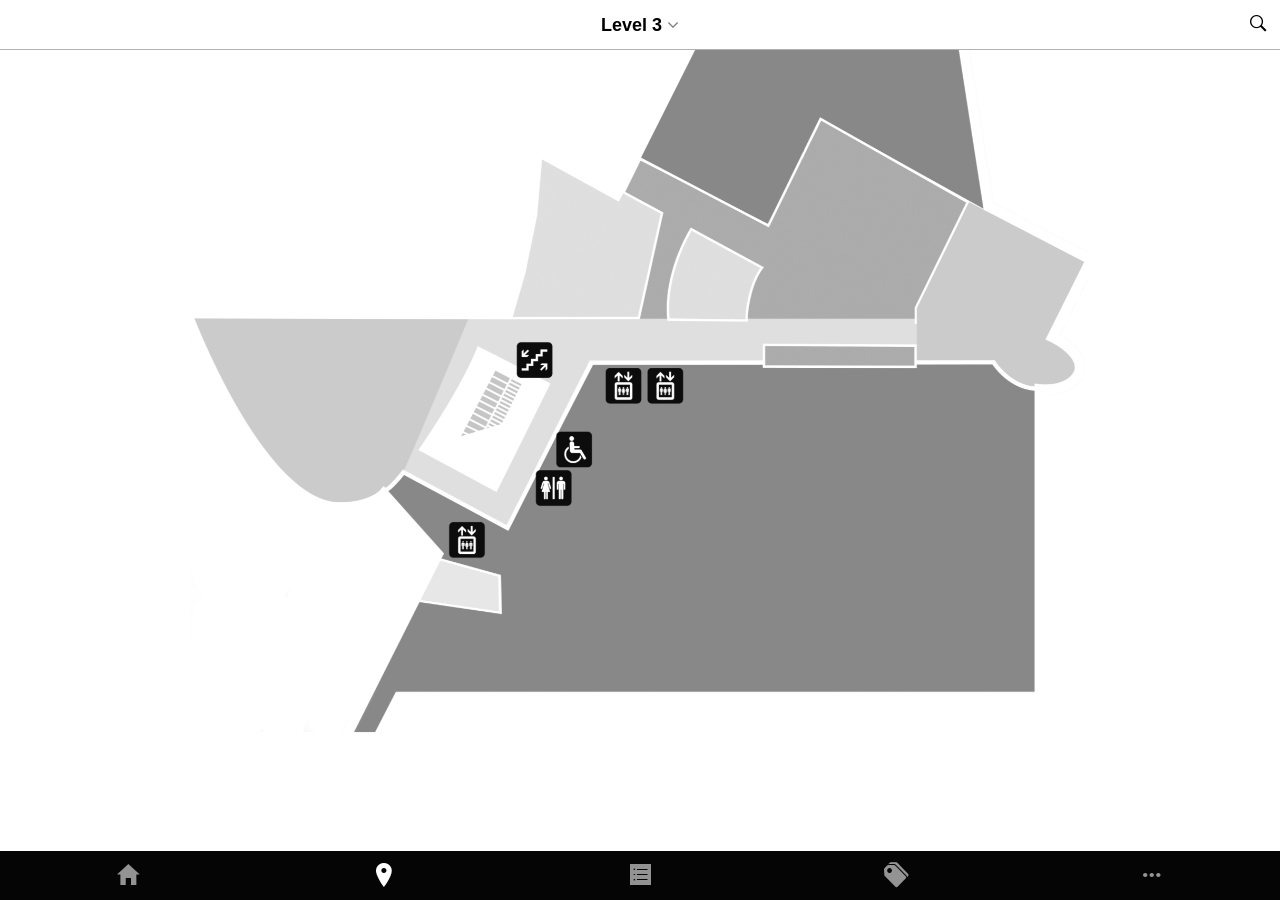
<file: maps/level3.html>
<!DOCTYPE html>
<html lang="en-US">
<head>
    <title>Te Papa Map</title>

    <meta name="keywords" content="Web, Project, Keywords">
    <meta name="description" content="Description of the page">
    <meta name="viewport" content="width=device-width, initial-scale=1.0">

    <link rel="stylesheet" href="../style/ionicons.css">
    <link rel="stylesheet" href="https://maxcdn.bootstrapcdn.com/font-awesome/4.6.1/css/font-awesome.min.css">
    <link href='https://fonts.googleapis.com/css?family=Hind:400,700' rel='stylesheet' type='text/css'>
    <link href='https://fonts.googleapis.com/css?family=Roboto+Slab:400,700' rel='stylesheet' type='text/css'>
    <link href='https://fonts.googleapis.com/css?family=Roboto+Condensed' rel='stylesheet' type='text/css'>
    <link rel="stylesheet" href="../style/style.css">
    <link rel="stylesheet" href="../style/maps.css">

    <script src="../js/jquery-2.2.0.js"></script>
    <script src="https://cdnjs.cloudflare.com/ajax/libs/twitter-bootstrap/3.3.6/js/bootstrap.min.js"></script>
    <script src="../js/jquery.panzoom.js"></script>
    <script src="../js/script.js"></script>
    <script src="../js/maps.js"></script>
</head>

<body>

    <div class="actionBar">
      <h1>Level 3 <i class="fa fa-angle-down" aria-hidden="true"></i></h1>
      <nav id="nav-dropdown">
        <div class="nav-link"><a href="level1.html">Level 1</a></div>
        <div class="nav-link"><a href="level2.html">Level 2</a></div>
        <div class="nav-link nav-link-active"><a href="level3.html">Level 3</a></div>
        <div class="nav-link"><a href="level4.html">Level 4</a></div>
        <div class="nav-link"><a href="level5.html">Level 5</a></div>
        <div class="nav-link"><a href="level6.html">Level 6</a></div>
      </a>
      <div class="ion-ios-search-strong search"></div>
    </div>

    <div class="page-overlay"></div>

    <div class="content">

      <center>
        <section id="l3-m">
          <div class="parent">
            <div class="panzoom">
              <img src="../images/maps/level_3_map.png" width="900" height="683">
            </div>
          </div>
        </section>
      </center>

    </div>

    <div class="nav">
        <ul>
            <a href="../index.html"><li class="ion-android-home"></li></a>
            <a href="../map.html"><span><li class="ion-ios-location"></li></span></a>
            <a href="../collection.html"><li class="ion-ios-list"></li></a>
            <a href="../tickets.html"><li class="ion-pricetags"></li></a>
            <a href="../more.html"><li class="ion-android-more-horizontal"></li></a>
        </ul>
    </div>

</body>

</html>
</file>
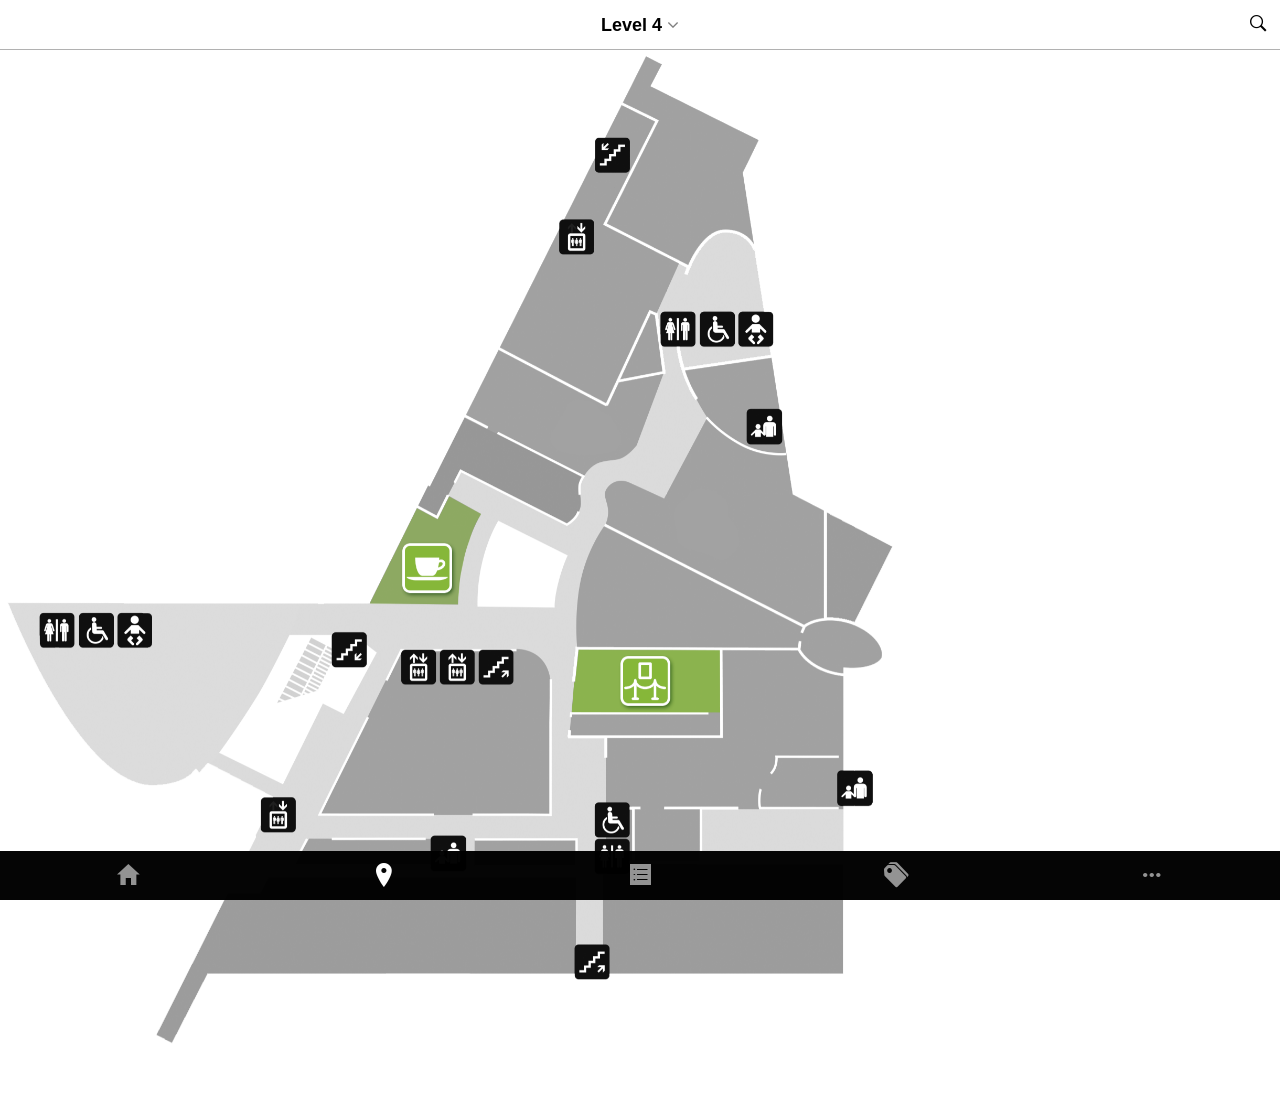
<file: maps/level4.html>
<!DOCTYPE html>
<html lang="en-US">
<head>
    <title>Te Papa Map</title>

    <meta charset="utf-8">
    <meta name="keywords" content="Web, Project, Keywords">
    <meta name="description" content="Description of the page">
    <meta name="viewport" content="width=device-width, initial-scale=1.0">

    <link rel="stylesheet" href="../style/ionicons.css">
    <link rel="stylesheet" href="https://maxcdn.bootstrapcdn.com/font-awesome/4.6.1/css/font-awesome.min.css">
    <link href='https://fonts.googleapis.com/css?family=Hind:400,700' rel='stylesheet' type='text/css'>
    <link href='https://fonts.googleapis.com/css?family=Roboto+Slab:400,700' rel='stylesheet' type='text/css'>
    <link href='https://fonts.googleapis.com/css?family=Roboto+Condensed' rel='stylesheet' type='text/css'>
    <link rel="stylesheet" href="../style/style.css">
    <link rel="stylesheet" href="../style/maps.css">

    <script src="../js/jquery-2.2.0.js"></script>
    <script src="https://cdnjs.cloudflare.com/ajax/libs/twitter-bootstrap/3.3.6/js/bootstrap.min.js"></script>
    <script src="../js/jquery.panzoom.js"></script>
    <script src="../js/script.js"></script>
    <script src="../js/maps.js"></script>
</head>

<body>

    <div class="actionBar">
      <h1>Level 4 <i class="fa fa-angle-down" aria-hidden="true"></i></h1>
      <nav id="nav-dropdown">
        <div class="nav-link"><a href="level1.html">Level 1</a></div>
        <div class="nav-link"><a href="level2.html">Level 2</a></div>
        <div class="nav-link"><a href="level3.html">Level 3</a></div>
        <div class="nav-link nav-link-active"><a href="level4.html">Level 4</a></div>
        <div class="nav-link"><a href="level5.html">Level 5</a></div>
        <div class="nav-link"><a href="level6.html">Level 6</a></div>
      </a>
      <div class="ion-ios-search-strong search"></div>
    </div>

    <div class="page-overlay"></div>

    <div class="content">

        <section id="l4-m">
          <div class="parent">
            <div class="panzoom">
              <img src="../images/maps/level_4_map.png" height="1001" width="900" usemap="#level4-map">
              <map name="level4-map" id="level4">
                <area shape="rect" name="level4-espresso" coords="399,497,450,547" href="#level4-espresso" alt="espresso" title="Level 4 Espresso"/>
                <area shape="rect" name="passports" coords="621,608,671,658" href="#passports" alt="passports" title="Passports Exhibition"/>
              </map>
            </div>
          </div>
        </section>

      <div id="overlay"></div>
      <div id="level4-popup-espresso" class="popup">
        <div align="right"><i class="fa fa-close" aria-hidden="true"></i></div>
          <center><img src="../images/espresso_img.jpg"></center>
          <h3><b><font color="#78A334">█ Espresso</font></b> <span style="font-weight: 400; font-size: 17px;">Pēhikawhe</span></h3>
          <p align="justify">Relax in a comfy seat in the heart of the museum, and enjoy a light snack and coffee or wine.</p>
      </div>

      <div id="level4-popup-passports" class="popup">
        <div align="right"><i class="fa fa-close" aria-hidden="true"></i></div>
          <center><img src="../images/thumbnails/passports_exhibition.jpg"></center>
          <h3><b><font color="#78A334">█ Passports</font></b> <span style="font-weight: 400; font-size: 17px;">Uruwhenua</span></h3>
          <p align="justify">The story of New Zealand is one of journeys and arrivals – people leaving home to come here.
          Uncover the remarkable stories of people who migrated to New Zealand over the last 200 years.</p>
          <p align="right"><a href="../collection.html">Read more </a><i class="fa fa-angle-right" aria-hidden="true"></i></p>
      </div>

    </div>

    <div class="nav">
        <ul>
            <a href="../index.html"><li class="ion-android-home"></li></a>
            <a href="../map.html"><span><li class="ion-ios-location"></li></span></a>
            <a href="../collection.html"><li class="ion-ios-list"></li></a>
            <a href="../tickets.html"><li class="ion-pricetags"></li></a>
            <a href="../more.html"><li class="ion-android-more-horizontal"></li></a>
        </ul>
    </div>

</body>

</html>
</file>
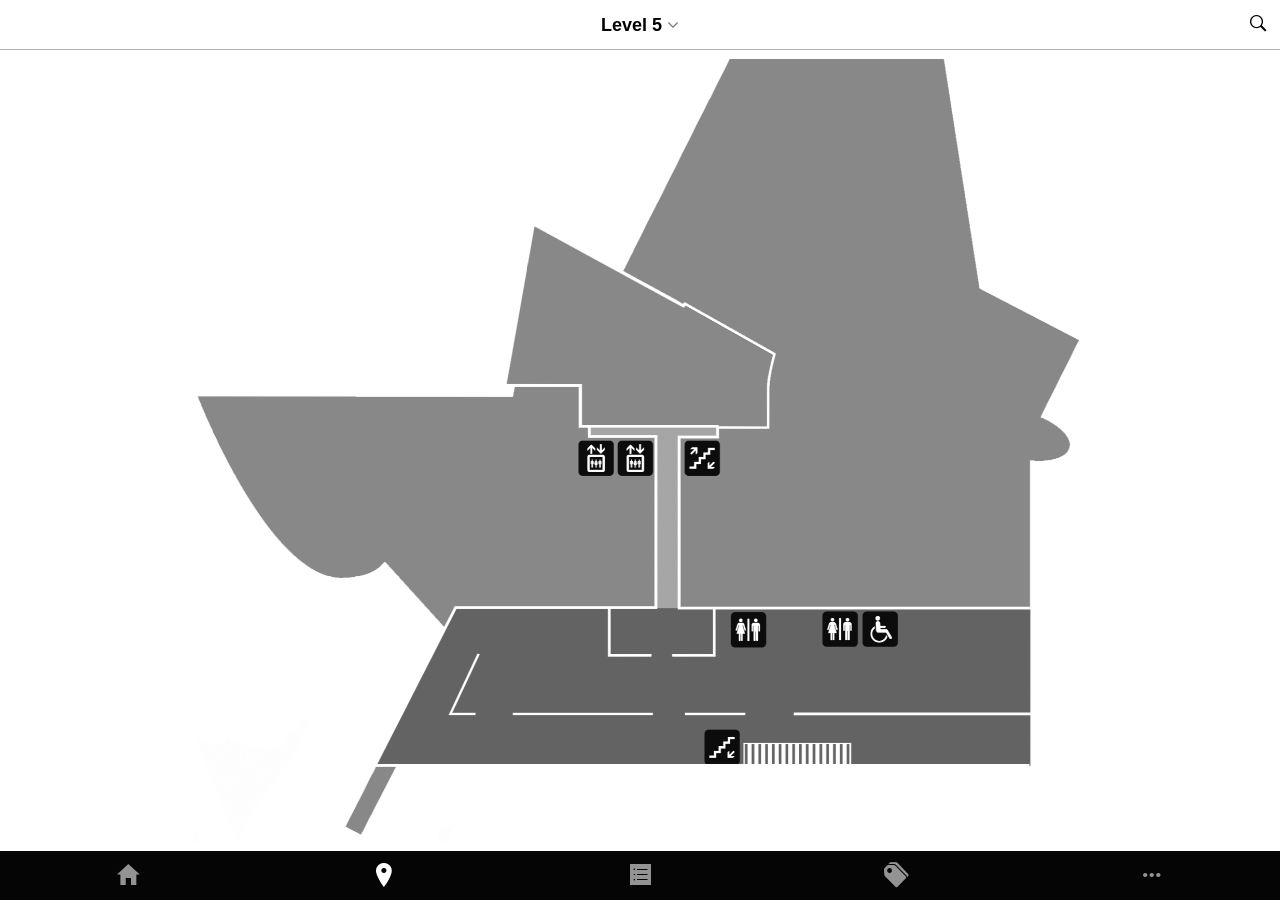
<file: maps/level5.html>
<!DOCTYPE html>
<html lang="en-US">
<head>
    <title>Te Papa Map</title>

    <meta name="keywords" content="Web, Project, Keywords">
    <meta name="description" content="Description of the page">
    <meta name="viewport" content="width=device-width, initial-scale=1.0">

    <link rel="stylesheet" href="../style/ionicons.css">
    <link rel="stylesheet" href="https://maxcdn.bootstrapcdn.com/font-awesome/4.6.1/css/font-awesome.min.css">
    <link href='https://fonts.googleapis.com/css?family=Hind:400,700' rel='stylesheet' type='text/css'>
    <link href='https://fonts.googleapis.com/css?family=Roboto+Slab:400,700' rel='stylesheet' type='text/css'>
    <link href='https://fonts.googleapis.com/css?family=Roboto+Condensed' rel='stylesheet' type='text/css'>
    <link rel="stylesheet" href="../style/style.css">
    <link rel="stylesheet" href="../style/maps.css">

    <script src="../js/jquery-2.2.0.js"></script>
    <script src="https://cdnjs.cloudflare.com/ajax/libs/twitter-bootstrap/3.3.6/js/bootstrap.min.js"></script>
    <script src="../js/jquery.panzoom.js"></script>
    <script src="../js/script.js"></script>
    <script src="../js/maps.js"></script>
</head>

<body>

    <div class="actionBar">
      <h1>Level 5 <i class="fa fa-angle-down" aria-hidden="true"></i></h1>
      <nav id="nav-dropdown">
        <div class="nav-link"><a href="level1.html">Level 1</a></div>
        <div class="nav-link"><a href="level2.html">Level 2</a></div>
        <div class="nav-link"><a href="level3.html">Level 3</a></div>
        <div class="nav-link"><a href="level4.html">Level 4</a></div>
        <div class="nav-link nav-link-active"><a href="level5.html">Level 5</a></div>
        <div class="nav-link"><a href="level6.html">Level 6</a></div>
      </a>
      <div class="ion-ios-search-strong search"></div>
    </div>

    <div class="page-overlay"></div>

    <div class="content">

      <center>
        <section id="l5-m">
          <div class="parent">
            <div class="panzoom">
              <img src="../images/maps/level_5_map.png" width="900" height="793">
            </div>
          </div>
        </section>
      </center>

    </div>

    <div class="nav">
        <ul>
            <a href="../index.html"><li class="ion-android-home"></li></a>
            <a href="../map.html"><span><li class="ion-ios-location"></li></span></a>
            <a href="../collection.html"><li class="ion-ios-list"></li></a>
            <a href="../tickets.html"><li class="ion-pricetags"></li></a>
            <a href="../more.html"><li class="ion-android-more-horizontal"></li></a>
        </ul>
    </div>

</body>

</html>
</file>
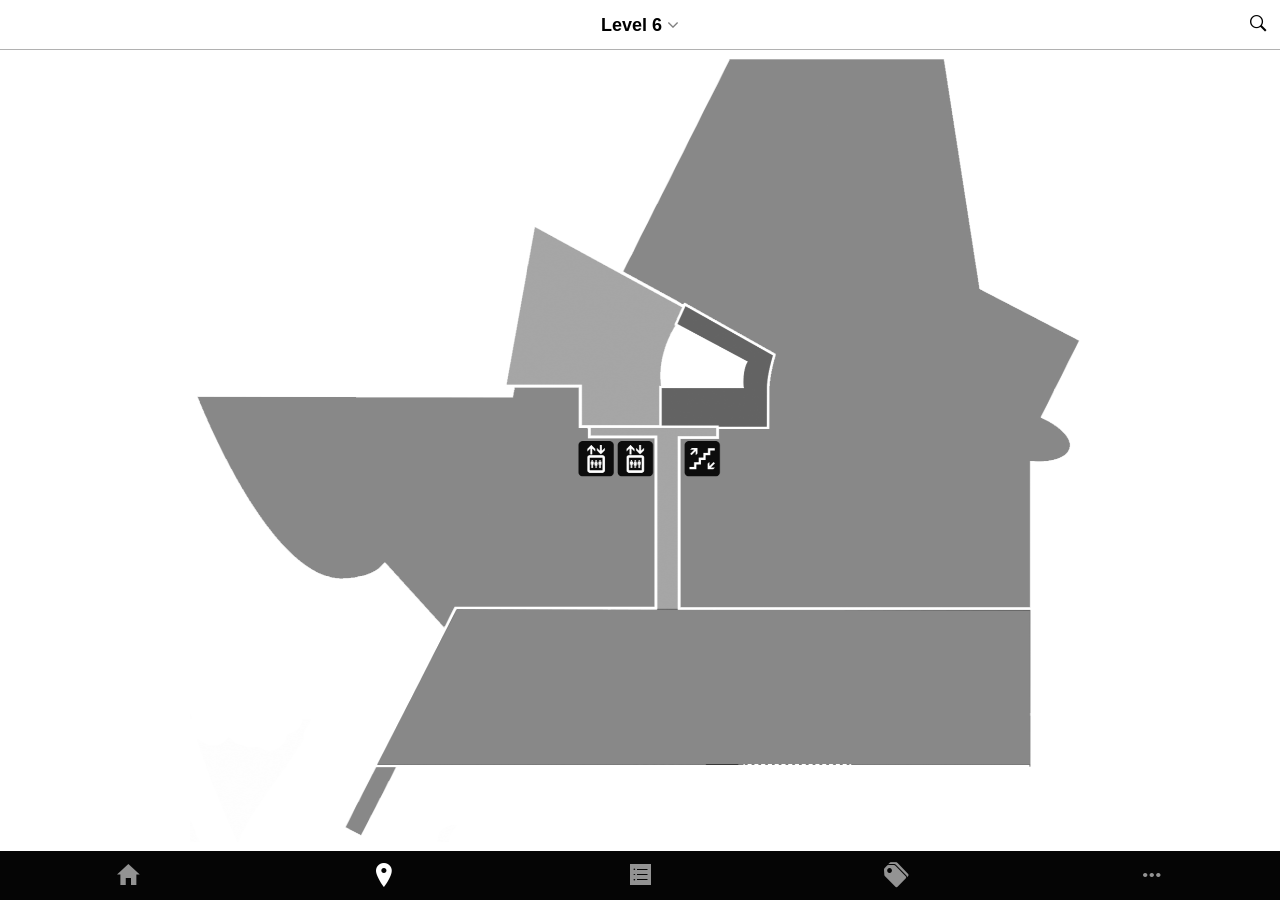
<file: maps/level6.html>
<!DOCTYPE html>
<html lang="en-US">
<head>
    <title>Te Papa Map</title>

    <meta name="keywords" content="Web, Project, Keywords">
    <meta name="description" content="Description of the page">
    <meta name="viewport" content="width=device-width, initial-scale=1.0">

    <link rel="stylesheet" href="../style/ionicons.css">
    <link rel="stylesheet" href="https://maxcdn.bootstrapcdn.com/font-awesome/4.6.1/css/font-awesome.min.css">
    <link href='https://fonts.googleapis.com/css?family=Hind:400,700' rel='stylesheet' type='text/css'>
    <link href='https://fonts.googleapis.com/css?family=Roboto+Slab:400,700' rel='stylesheet' type='text/css'>
    <link href='https://fonts.googleapis.com/css?family=Roboto+Condensed' rel='stylesheet' type='text/css'>
    <link rel="stylesheet" href="../style/style.css">
    <link rel="stylesheet" href="../style/maps.css">

    <script src="../js/jquery-2.2.0.js"></script>
    <script src="https://cdnjs.cloudflare.com/ajax/libs/twitter-bootstrap/3.3.6/js/bootstrap.min.js"></script>
    <script src="../js/jquery.panzoom.js"></script>
    <script src="../js/script.js"></script>
    <script src="../js/maps.js"></script>
</head>

<body>

    <div class="actionBar">
      <h1>Level 6 <i class="fa fa-angle-down" aria-hidden="true"></i></h1>
      <nav id="nav-dropdown">
        <div class="nav-link"><a href="level1.html">Level 1</a></div>
        <div class="nav-link"><a href="level2.html">Level 2</a></div>
        <div class="nav-link"><a href="level3.html">Level 3</a></div>
        <div class="nav-link"><a href="level4.html">Level 4</a></div>
        <div class="nav-link"><a href="level5.html">Level 5</a></div>
        <div class="nav-link nav-link-active"><a href="level6.html">Level 6</a></div>
      </a>
      <div class="ion-ios-search-strong search"></div>
    </div>

    <div class="page-overlay"></div>

    <div class="content">

      <center>
        <section id="l6-m">
          <div class="parent">
            <div class="panzoom">
              <img src="../images/maps/level_6_map.png" width="900" height="793">
            </div>
          </div>
        </section>
      </center>

    </div>

    <div class="nav">
        <ul>
            <a href="../index.html"><li class="ion-android-home"></li></a>
            <a href="../map.html"><span><li class="ion-ios-location"></li></span></a>
            <a href="../collection.html"><li class="ion-ios-list"></li></a>
            <a href="../tickets.html"><li class="ion-pricetags"></li></a>
            <a href="../more.html"><li class="ion-android-more-horizontal"></li></a>
        </ul>
    </div>

</body>

</html>
</file>
<file: style/style.css>
body, html {
    margin: 0;
    background-color: rgba(249, 249, 242, 1);
    font-family: sans-serif;
    }   
    
.actionBar {
    position: fixed;
    margin: 0;
    padding: 0;
    width: 100vw;
    height: 49px;
    top: 0;
    background-color: rgba(255, 255, 255, 1);
    border-bottom: 1px solid rgba(177, 177, 177, 1);
    z-index: 200;
    text-align: center;
    display: table;
}

.actionBar h1 {
    display: inline-block;
    margin: 0;
    padding: 0;
    font-size: 18px;
    display: table-cell;
    vertical-align: middle;   
}

.actionBar .close {
    font-size: 38px;
    display: inline-block;
    position: absolute;
    top: 50%;
    transform: translateY(-50%);
    right: 0px;
    color: black;
    width: 44px
}

.actionBar .search {
    font-size: 22px;
    display: inline-block;
    position: absolute;
    top: 50%;
    transform: translateY(-50%);
    right: 0px;
    color: black;
    width: 44px
}

.nav {
    position: fixed;
    margin: 0;
    padding: 0;
    width: 100vw;
    height: 49px;
    bottom: 0;
    background-color: rgba(0, 0, 0, 0.98);
    z-index: 200;
}

.nav ul {
    color: rgba(147, 147, 147, 1);
    list-style: none;
    padding: 0;
    margin: 0;
    height: 100%;
    display: flex;
    justify-content: space-around;
}

.nav ul span {
    color: white;
}

.nav ul li {
    display: inline;
    font-size: 28px;
    line-height: 1.8;
}

.nav a { 
    color: inherit;
    width: 44px;
    text-align: center;
} 

.content {
    width: 100%;
    overflow-x: hidden;
    overflow-y: scroll;
    z-index: 0;
    position: absolute;
    padding-top: 49px;
    padding-bottom: 49px;
}

/*TYPOGRAPHY*/

h3 {
    margin: 10px 0 0 10px;
    font-family: 'Hind', sans-serif;
    font-weight: 700;
}

h3 span {
    font-weight: 400;
}

h4 {
    font-family: 'Roboto Slab', serif;
}

p {
    font-size: 12px;
    color: rgba(102, 102, 102, 1);
    font-family: 'Roboto Slab', serif;
}

/*TYPOGRAPHY ENDS*/

/*HOME SPECIFIC RULES*/

.hideaway {
    width: 100%;
    height: 36px;
    background-color: #333;
    position: fixed;
    top: 49px;
    z-index: 199;
}

.hideaway p {
    margin: 0;
    line-height: 36px;
    margin: 0 20px 0 20px;
    color: white;
    text-align: center;
}

.hideaway .hide {
    color: white;
    width: 44px;
    font-size: 31px;
    line height: 36px;
    text-align: center;
    right: 0;
    position: absolute;
}

.feature {
    height: calc( 35vh + 0px);
    margin-top: 36px;
    margin-bottom: 20px;
    position: relative;
}

.feature .overlay {
    position: absolute;
    bottom: 0;
    left: 0;
    background-color: rgba( 0, 0, 0, 0.5);
    color: white;
    padding: 0 20px 0 20px;
}

.feature .overlay h4 {
    margin-top: 14px;
    margin-bottom: 6px;
}

.feature .overlay p {
    margin: 6px 0px 20px 0px;
    color: white;
}

.row {
    height: 360px;
    padding: 10px;
    white-space: nowrap;
    overflow-x: auto;
    overflow-y: hidden;
    background-color: rgba(249, 249, 242, 1);
}

.row .item {
    height: calc(100% - 6px);
    width: 260px;
    display: inline-block;
    background-color: white;
    overflow: hidden;
    white-space: normal;
}

.row .green {
    border-bottom: 6px solid rgba(67, 141, 22, 1);
}

.row .blue {
    border-bottom: 6px solid rgba(26, 163, 217, 1);
}

.row .item img {
    white-space: normal;
    position: absolute;
    left: 50%;
    top: 50%;
    height: 100%;
    width: auto;
    -webkit-transform: translate(-50%,-50%);
      -ms-transform: translate(-50%,-50%);
          transform: translate(-50%,-50%);
}

.row .thumbnail {
  position: relative;
  width: 100%;
  height: 196px;
  overflow: hidden;
}

.row .item  h4, p {
    white-space: normal;
    margin: 14px 14px 8px 14px;
}

.row a { 
    color: inherit;
    text-decoration: none;
}
    
/*POP UP CONTENT*/
    
.pop {
    width: 100vw;
    height: calc(100vh - 102px);
    background-color: rgba(249, 249, 242, 1);
    position: absolute;
    top: 100vh;
    overflow: scroll;
    padding-bottom: 59px;
}

.pop a {
    text-decoration: none; 
    color: inherit;
}

.banner {
    position: relative;
    width: 100%;
    height: 100%;
    max-height: 35vh;
    overflow: hidden;
}
    
.banner img {
    position: absolute;
    width: 100%;
    height: auto;
    top: -10px
}

.shareIcons {
    positon: relative;
    text-align: right;
    padding-right: 15px;
}

.shareIcons a { 
    color: white;
    text-decoration: none;
    display: inline-block;
    font-size: 20px;
    padding: 8px 2px 8px 2px;
    width: 36px;
    text-align: center;
    margin: 8px 0 8px 0;
}

.shareIcons .fb {
    background-color: #435fad;
}

.shareIcons .twitter {
    background-color: #058bb9;
}

.shareIcons .plus {
    background-color: #666666;
}
    
.popContent {
    height: auto;
    margin: 8px 15px 8px 15px;
    padding: 10px 0 10px 0;
}  

.popContent ul {
    list-style: none;
    font-family: 'Roboto Slab', serif;
    font-weight: 400;
    color: black;
    margin: 0;
    padding: 0;
    font-size: 14px
}

.popContent li {
    margin-bottom: 6px;
    }

.popContent ul li span {
    color: rgba(102, 102, 102, 1);
}

.border {
    height: auto;
    margin: 0 15px 0 15px;
    border-top: solid 1px #dddddd;
}  

.popContent .link {
    vertical-align: super;
    padding: 0 12px 0 4px;
    color: rgba(102, 102, 102, 1);
}

.popContent h3 {
    margin: 0;
}    

.popContent h4 {
    margin: 10px 0 0 0;
    font-weight: 400;
    color: rgba(102, 102, 102, 1);
} 

.popContent p {
    margin: 0;
}
  
/*POP UP CONTENT ENDS*/

/*HOME ENDS*/

/*MAP*/

iframe {
    border: none;
    height: calc(100vh - 98px);
    z-index: 100;
    top: 0;
}

/*MAP ENDS*/

/*PURCHASE*/

.list ul a {
    text-decoration: none;
    color: inherit;
}

.list ul {
    list-style: none;
    padding: 0;
    margin: 0;
}

.list li {
    margin: 10px;
    height: 140px;
    background-color: white;
    position: relative;
}

.list img {
    white-space: normal;
    position: absolute;
    left: 50%;
    top: 50%;
    height: 100%;
    width: auto;
    -webkit-transform: translate(-50%,-50%);
      -ms-transform: translate(-50%,-50%);
          transform: translate(-50%,-50%);
}

.list .thumbnail {
    position: relative;
    width: 45%;
    height: 100%;
    overflow: hidden;
    float: left;
    margin-right: 14px;
}

.list .purchase {
    position: absolute;
    height: 100%;
    width: 45%;
    text-align: center;
    line-height: 140px;
    text-transform: uppercase;
    color: white;
    background-color: rgba( 0, 0, 0, 0.4);
    font-family: 'Hind', sans-serif;
    font-weight: 700;
    letter-spacing: 0.8px;
}

.list .text {
    
}

.list .text h4 {
    padding-top: 10px;
    margin-bottom: 0;
}

/* PURCHASE ENDS*/

/*MORE*/

.moreList ul {
    list-style: none;
    margin: 0;
    padding: 0;
    min-height: calc(100vh - 98px);
    background-color: #333;
}

.moreList li {
    height: 70px;
    background-color: #333;
    color: white;
    border-bottom: solid 1px #666;
    font-family: 'Hind', sans-serif;
    font-weight: 700;
    letter-spacing: 0.8px;
    display: block;  
    line-height: 22px;
    position: relative;
}

.moreList li .text {
    margin: 8px 0 8px 30px;
    position: absolute;
    height: 46px;
    top: 6px;
    width: calc(100% - 60px);
}

.moreList li .sub {
    font-family: 'Roboto Slab', serif;
    font-weight: 400;
    letter-spacing: 0.4px;
}

.moreList .tab{
    height: calc(100% + 1px);
    width: 5px;
    float: left;
    position: absolute;
}

.moreList .green {
    background-color: rgba(67, 141, 22, 1);
}

.moreList .blue {
    background-color: rgba(26, 163, 217, 1);
}

.moreList .orange {
    background-color: rgba(217, 109, 0, 1);
}

.moreList .turq {
    background-color: rgba(0, 140, 140, 1);
}

.moreList .purple {
    background-color: rgba(191, 0, 255, 1);
}

.moreList .arrow {
    float: right;
    margin-right: 30px;
    font-size: 22px;
    line-height: 70px
}

.turn {
    -ms-transform: rotate(90deg); /* IE 9 */
    -webkit-transform: rotate(90deg); /* Chrome, Safari, Opera */
    transform: rotate(90deg);
    -webkit-transition: transform 500ms; /* Safari */
    transition: transform 500ms;
}

.moreList .reveal {
    position: absolute;
    display: inline-block;
    width: calc(100% - 60px);
    top: 70px;
    display: inline-block;
    padding: 0 30px 0 30px;
    
}

.image-cropper {
    width: 100px;
    height: 100px;
    position: relative;
    overflow: hidden;
    border-radius: 50%;
    float: left;
    margin-top: 10px;
    margin-bottom: 20px;
}

.reveal img {
    display: inline;
    margin: 0 auto;
    height: 100%;
    width: auto;

}

.reveal input {
    font-family: 'Hind', sans-serif;
    font-weight: 700;
    font-size: 14px;
    letter-spacing: 0.2px;
    padding: 0 0 0 3px;
    border-top: none;
    border-right: none;
    border-left: none;
    border-bottom: solid 1px white;
    background-color: rgba(0, 0, 0, 0);
    float: left;
}

.reveal .name {
    margin-top: 24px;
}

.reveal .type {
    margin: 5px 0 5px 10px;
    width: calc(100% - 120px);
}


/*MORE ENDS*/
</file>
<file: style/maps.css>
body, html {
  background-color: #fff;
  height: 100%;
  overflow: hidden;
}

.actionBar h1 {
  position: absolute;
  left: 50%;
  line-height: 50px;
  transform: translateX(-50%);
}

.actionBar {
  position: absolute;
  display: block;
  overflow: hidden;

  z-index: 999;
}

.actionBar .search {
  position: absolute;
  top: 0;
  right: 0;
  line-height: 50px;
  transform: none;
}

.page-overlay {
  display: none;
  position: fixed;
  top: 0; left: 0;
  width: 100%;
  height: 100%;
  background: rgba(0, 0, 0, 0.1);
  z-index: 998;
}

/*
.dropdown-caret {
  position: absolute;
  top: 34px;
  left: 50%;
  transform: translateX(-50%);
}
*/

i {
  color: gray;
}

div.wrap {
  height: 100%;
}

#nav-dropdown {
  display: block;
  margin-top: 50px;
  border-top: 1px solid #dedede;
  padding: 0 15px;
}

.nav-link {
  padding: 10px 0;
  font-family: 'Roboto Condensed', sans-serif;
  margin: 2px;
  border-bottom: 1px solid #efefef;
}

.nav-link a {
  color: gray;
  font-weight: 700;
  text-decoration: none;
  margin: 5px;
}

.nav-link-active a {
  color: #78A334;
}

.popup {
  width: 300px;
  height: auto;
  max-width: 100%;
  background: white;
  padding: 0px;
  border-radius: 10px;
  box-shadow: 10px 10px 10px #888888;
  position: fixed;
  top: 50%; left: 50%;
  display: none;
  transform: translate(-50%, -50%);
}

.popup a {
  color: #78A334;
}

.popup img {
  max-width: 100%;
}

#overlay {
  display: none;
  position: fixed;
  top: 0; left: 0;
  width: 100%;
  height: 100%;
  background: rgba(0, 0, 0, 0.1);
}

.fa-close {
  width: 20px;
  height: 20px;
  background: white;
  color: #acacac;
  border-radius: 50%;
  border: 1px solid #acacac;
  text-align: center;
  line-height: 20px;
  transform: translate(40%, -30%);
  text-shadow: 0 0 2px gray;
}
</file>
